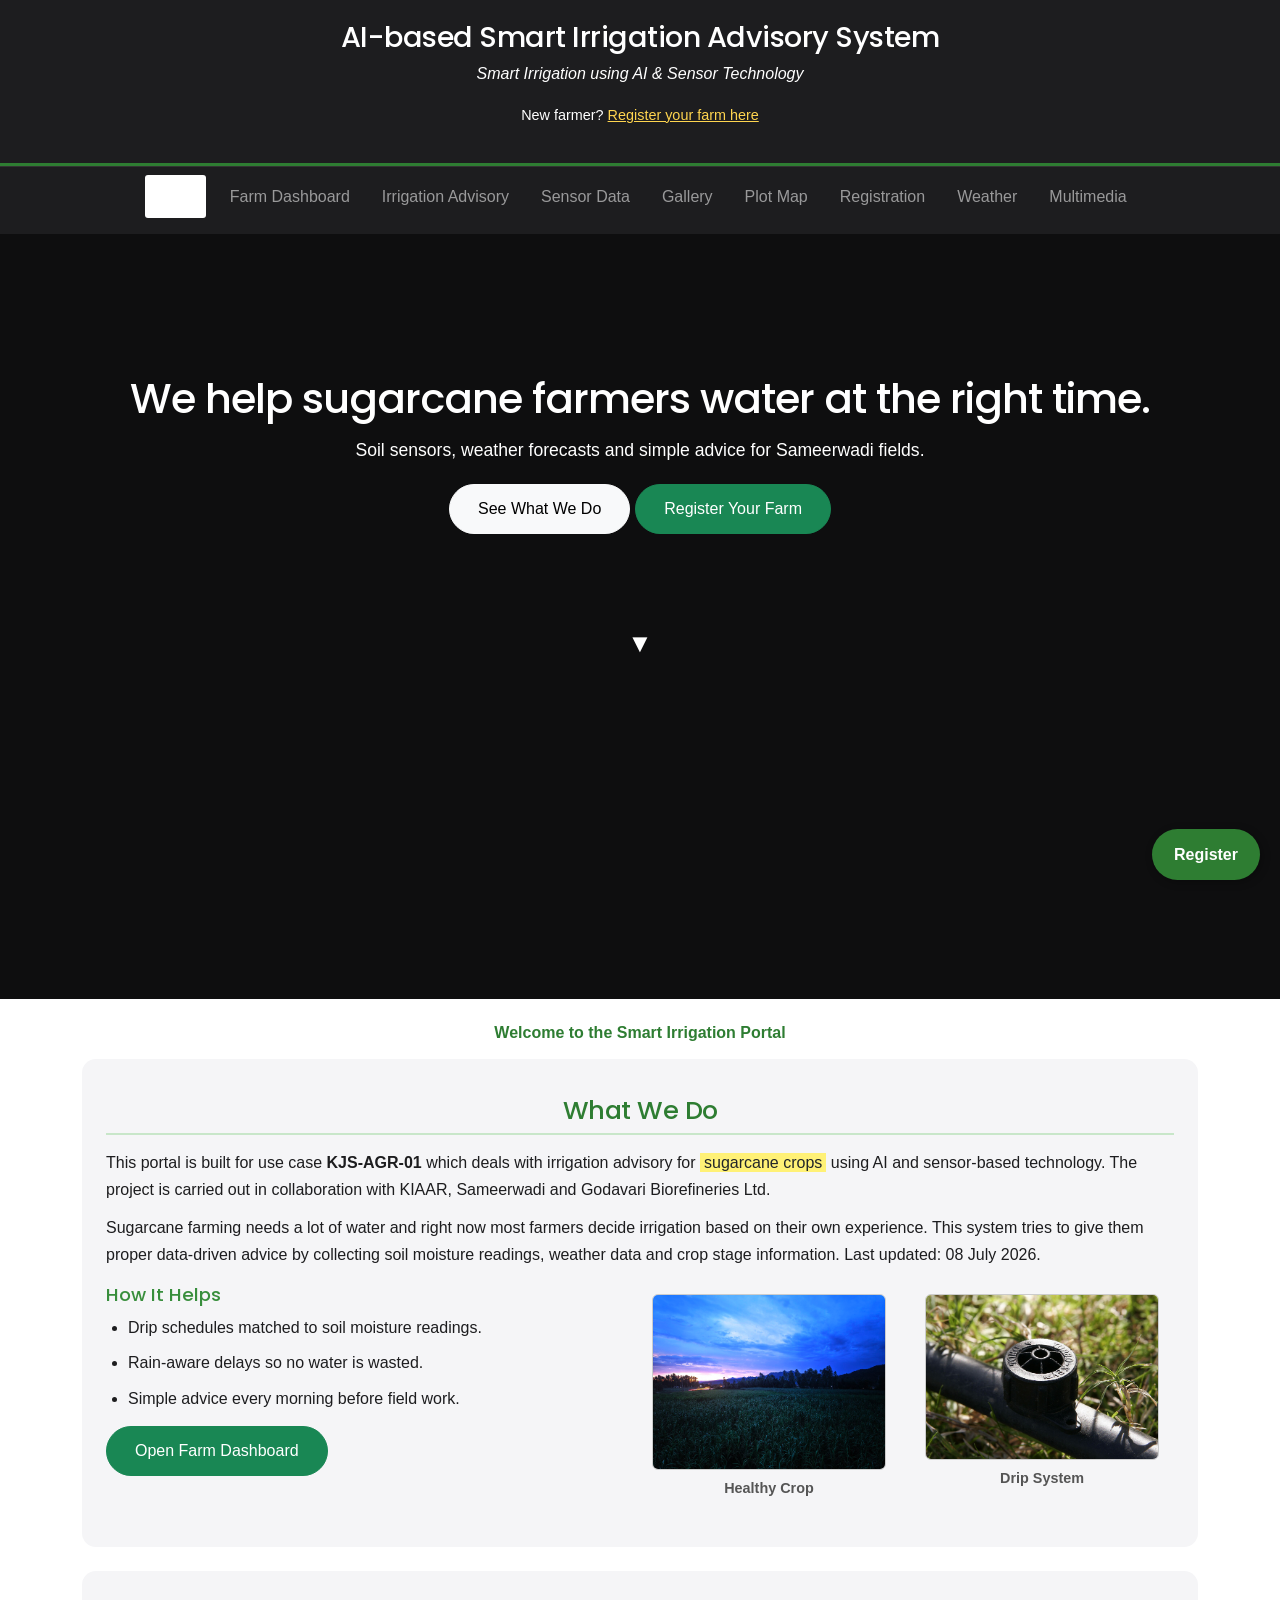
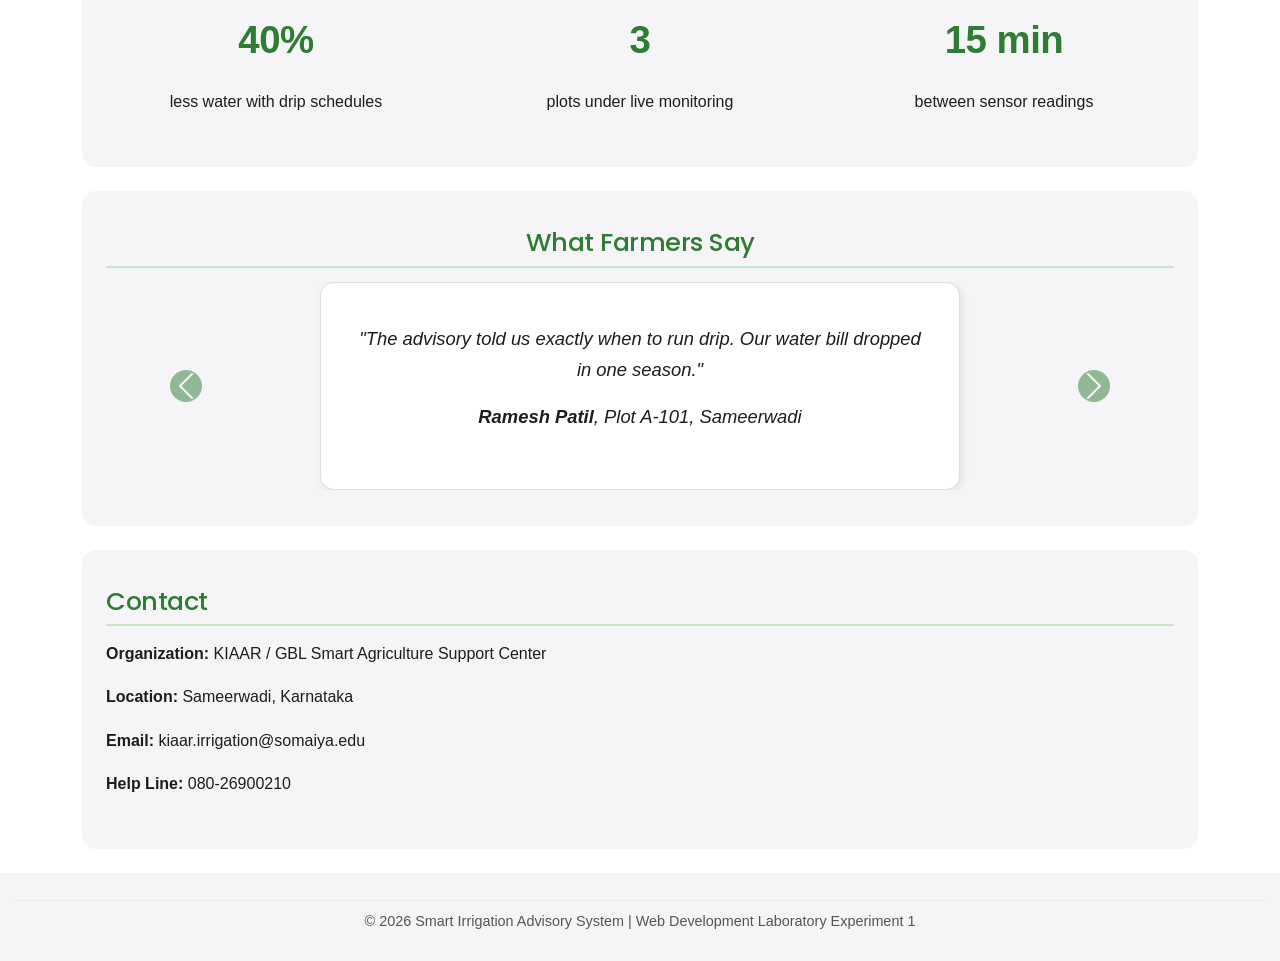
<file: index.html>
<!DOCTYPE html>
<html lang="en">
<head>
    <meta charset="UTF-8">
    <meta name="viewport" content="width=device-width, initial-scale=1.0">
    <title>Smart Irrigation Advisory System</title>
    <link href="https://cdn.jsdelivr.net/npm/bootstrap@5.3.3/dist/css/bootstrap.min.css" rel="stylesheet">
    <link href="https://fonts.googleapis.com/css2?family=Poppins:wght@600;700&display=swap" rel="stylesheet">
    <style>
        * {
            margin: 0;
            padding: 0;
            box-sizing: border-box;
        }

        body {
            font-family: -apple-system, "Segoe UI", Roboto, Arial, sans-serif;
            line-height: 1.7;
            color: #1d1d1f;
            background-color: #ffffff;
        }

        h1, h2, h3 {
            font-family: 'Poppins', Arial, sans-serif;
        }

        header {
            background-color: #1d1d1f;
            color: white;
            padding: 20px;
            text-align: center;
        }

        header h1 {
            font-size: 1.8rem;
            letter-spacing: -0.5px;
            margin-bottom: 5px;
        }

        header p {
            font-size: 1rem;
            font-style: italic;
        }

        nav {
            background-color: #1d1d1f;
            padding: 10px;
            text-align: center;
            border-top: 1px solid #333;
        }

        nav a {
            color: white;
            text-decoration: none;
            margin: 0 8px;
            padding: 5px 12px;
            font-size: 0.95rem;
        }

        nav a:hover {
            text-decoration: underline;
        }

        nav a.active {
            background-color: white;
            color: #2e7d32;
            border-radius: 3px;
            font-weight: bold;
        }

        main {
            max-width: 960px;
            margin: 20px auto;
            padding: 0 15px;
        }

        section {
            background-color: #f5f5f7;
            padding: 36px 24px;
            margin-bottom: 24px;
            border: none;
            border-radius: 14px;
        }

        section h2 {
            color: #2e7d32;
            font-size: 1.6rem;
            letter-spacing: -0.5px;
            margin-bottom: 14px;
            border-bottom: 2px solid #c8e6c9;
            padding-bottom: 8px;
        }

        section h3 {
            color: #388e3c;
            font-size: 1.15rem;
            margin-bottom: 8px;
        }

        article p {
            margin-bottom: 10px;
        }

        aside {
            background-color: #e8f5e9;
            padding: 15px;
            border-left: 4px solid #4caf50;
            margin-top: 15px;
        }

        aside h2 {
            border-bottom: none;
            margin-bottom: 8px;
        }

        aside p {
            margin-bottom: 4px;
        }

        ol, ul {
            padding-left: 22px;
            margin-bottom: 14px;
        }

        ol li, ul li {
            margin-bottom: 8px;
        }

        dl {
            margin-bottom: 14px;
        }

        dt {
            color: #2e7d32;
            font-weight: bold;
            margin-top: 10px;
        }

        dd {
            margin-left: 20px;
            color: #555;
        }

        table {
            width: 100%;
            border-collapse: collapse;
            margin: 12px 0;
            font-size: 0.95rem;
        }

        caption {
            caption-side: top;
            padding: 8px;
            font-weight: bold;
            color: #2e7d32;
        }

        thead {
            background-color: #2e7d32;
            color: white;
        }

        thead th {
            padding: 10px;
            text-align: left;
        }

        tbody td {
            padding: 10px;
            border: 1px solid #ddd;
        }

        tbody tr:nth-child(even) {
            background-color: #f9f9f9;
        }

        tbody tr:first-child td {
            font-weight: normal;
        }

        tbody tr:hover {
            background-color: #e8f5e9;
        }

        tfoot {
            background-color: #e8f5e9;
        }

        tfoot td {
            padding: 8px 10px;
            text-align: center;
            border: 1px solid #c8e6c9;
        }

        fieldset {
            border: 1px solid #aaa;
            padding: 15px;
            margin-bottom: 15px;
        }

        legend {
            color: #2e7d32;
            font-weight: bold;
            padding: 0 8px;
        }

        label {
            display: block;
            margin-bottom: 4px;
            font-weight: bold;
            color: #444;
        }

        input[type="text"],
        input[type="tel"],
        input[type="email"],
        input[type="date"],
        input[type="file"],
        input[type="number"],
        select {
            width: 100%;
            padding: 8px;
            border: 1px solid #aaa;
            border-radius: 4px;
            font-size: 0.95rem;
            margin-bottom: 12px;
        }

        input[type="text"]:focus,
        input[type="tel"]:focus,
        input[type="email"]:focus,
        input[type="number"]:focus,
        select:focus {
            border-color: #2e7d32;
            outline: none;
        }

        input[type="submit"],
        input[type="reset"] {
            padding: 8px 20px;
            margin-right: 8px;
            font-size: 0.95rem;
            cursor: pointer;
        }

        input[type="submit"] {
            background-color: #2e7d32;
            color: white;
            border: none;
        }

        input[type="submit"]:hover {
            background-color: #388e3c;
        }

        input[type="reset"] {
            background-color: #eee;
            border: 1px solid #aaa;
        }

        figure {
            display: inline-block;
            margin: 10px 15px 10px 0;
            text-align: center;
        }

        figure img {
            display: block;
            border: 1px solid #ccc;
        }

        figcaption {
            margin-top: 6px;
            font-weight: bold;
            color: #555;
            font-size: 0.9rem;
        }

        iframe {
            border: 1px solid #aaa;
            max-width: 100%;
            display: block;
            margin: 10px 0;
        }

        video, audio {
            display: block;
            margin: 10px 0;
            max-width: 100%;
        }

        footer {
            background-color: #f5f5f7;
            color: #555;
            text-align: center;
            padding: 12px;
            font-size: 0.9rem;
        }

        footer hr {
            border: none;
            border-top: 1px solid #ccc;
            margin-bottom: 8px;
        }

        mark {
            background-color: #fff176;
            padding: 1px 4px;
        }

        hr {
            border: none;
            border-top: 1px solid #ccc;
            margin: 15px 0;
        }

        a {
            color: #2e7d32;
        }

        a:active {
            color: #1b5e20;
        }

        .btn {
            border-radius: 30px;
            padding: 12px 28px;
        }

        .categories-card {
            border: 1px solid #ccc;
            box-shadow: 2px 2px 8px rgba(0,0,0,0.1);
            padding: 15px;
            border-radius: 8px;
            margin-bottom: 15px;
            background-color: white;
        }

        .categories-card h3 {
            color: #2e7d32;
            margin-bottom: 10px;
        }

        .categories-card ul {
            list-style: disc;
            padding-left: 20px;
        }

        .categories-card li {
            margin-bottom: 6px;
        }

        .categories-card li:hover {
            color: #2e7d32;
        }

        .plot-cards {
            text-align: center;
        }

        .plot-card {
            display: inline-block;
            width: 200px;
            margin: 10px;
            padding: 18px 15px;
            border: 1px solid #ccc;
            border-radius: 12px;
            background-color: #fff;
            box-shadow: 2px 2px 5px rgba(0,0,0,0.1);
            vertical-align: top;
        }

        .plot-card h4 {
            color: #2e7d32;
            margin-bottom: 8px;
        }

        .plot-card p {
            margin-bottom: 4px;
            font-size: 0.9rem;
        }

        .offer-box {
            background-color: #fff3e0;
            border: 2px solid #ff9800;
            padding: 15px;
            border-radius: 8px;
            text-align: center;
            animation: glow 2s infinite;
        }

        .offer-box h3 {
            color: #e65100;
            font-size: 1.1rem;
            margin-bottom: 8px;
            text-shadow: 0 0 10px #ff9800;
        }

        .offer-box p {
            font-size: 0.95rem;
            font-weight: bold;
        }

        @keyframes glow {
            0% { box-shadow: 0 0 5px #ff9800; }
            50% { box-shadow: 0 0 20px #ff9800; }
            100% { box-shadow: 0 0 5px #ff9800; }
        }

        .page-wrapper {
            overflow: hidden;
        }

        .sidebar {
            float: left;
            width: 25%;
            padding: 15px;
        }

        .content {
            float: right;
            width: 70%;
            padding: 0 15px;
        }

        .gallery-grid {
            display: flex;
            flex-wrap: wrap;
            gap: 20px;
        }

        .gallery-grid figure {
            width: 220px;
        }

        .gallery-grid figure img {
            width: 100%;
            height: auto;
            transition: transform 0.3s;
        }

        .gallery-grid figure img:hover {
            transform: scale(1.08);
        }

        nav ul {
            list-style: none;
            margin: 0;
            padding: 0;
        }

        nav ul li {
            display: inline-block;
        }

        nav ul li a {
            display: inline-block;
            color: white;
            text-decoration: none;
            padding: 8px 15px;
        }

        nav ul li a:hover {
            text-decoration: underline;
            background-color: #333;
        }

        .hero {
            position: relative;
            min-height: 85vh;
            overflow: hidden;
            background-color: #1d1d1f;
            border-radius: 0;
            padding: 0;
            margin-bottom: 20px;
        }

        .hero video {
            position: absolute;
            top: 0;
            left: 0;
            width: 100%;
            height: 100%;
            object-fit: cover;
            margin: 0;
        }

        .hero-overlay {
            position: absolute;
            top: 0;
            left: 0;
            width: 100%;
            height: 100%;
            background-color: rgba(0, 0, 0, 0.5);
        }

        .hero-text {
            position: relative;
            text-align: center;
            color: white;
            padding: 140px 20px 70px 20px;
        }

        .hero-text h2 {
            color: white;
            font-size: 2.6rem;
            letter-spacing: -1px;
            border: none;
            margin-bottom: 12px;
            padding: 0;
        }

        .hero-text p {
            font-size: 1.1rem;
            margin-bottom: 18px;
        }

        .scroll-down {
            position: relative;
            text-align: center;
            color: white;
            font-size: 1.6rem;
            padding-bottom: 25px;
            animation: drop 2s ease-in-out infinite;
        }

        @keyframes drop {
            0%, 100% { transform: translateY(0); }
            50% { transform: translateY(8px); }
        }

        .stat-num {
            font-size: 2.4rem;
            font-weight: bold;
            letter-spacing: -0.5px;
            color: #2e7d32;
        }

        .review-card {
            background-color: white;
            border: 1px solid #ddd;
            border-radius: 14px;
            padding: 40px 30px;
            margin: 0 auto;
            max-width: 640px;
            text-align: center;
            box-shadow: 2px 2px 8px rgba(0,0,0,0.08);
        }

        .review-card p {
            font-size: 1.15rem;
            line-height: 1.7;
            font-style: italic;
        }

        .register-corner {
            position: fixed;
            bottom: 20px;
            right: 20px;
            background-color: #2e7d32;
            color: white;
            padding: 12px 22px;
            border-radius: 30px;
            font-weight: bold;
            text-decoration: none;
            box-shadow: 2px 2px 8px rgba(0,0,0,0.3);
            z-index: 1000;
            animation: glow 2s infinite;
        }

        .register-corner:hover {
            background-color: #388e3c;
            color: white;
            text-decoration: none;
        }

        #welcomeBox {
            text-align: center;
            font-weight: bold;
            color: #2e7d32;
            margin-bottom: 12px;
        }

        #resultBox {
            background-color: #e8f5e9;
            border: 1px solid #4caf50;
            border-radius: 4px;
            padding: 10px;
            margin-top: 10px;
        }

        #weatherBox {
            background-color: #f9f9f9;
            border: 1px solid #ccc;
            border-radius: 4px;
            padding: 10px;
            margin-top: 10px;
        }

        .hint {
            font-size: 0.85rem;
            color: #777;
        }

        .carousel img {
            height: 260px;
            object-fit: contain;
            background-color: #f4f4f4;
        }

        .carousel-control-prev-icon,
        .carousel-control-next-icon {
            background-color: #2e7d32;
            border-radius: 50%;
        }

        details {
            margin-bottom: 10px;
            border: 1px solid #ccc;
            border-radius: 4px;
            padding: 8px 10px;
            background-color: white;
        }

        summary {
            font-weight: bold;
            color: #2e7d32;
            cursor: pointer;
        }

        meter, progress {
            width: 100%;
            height: 18px;
        }

        @media (max-width: 700px) {
            .sidebar {
                float: none;
                width: 100%;
            }
            .content {
                float: none;
                width: 100%;
            }
            .plot-card {
                width: 100%;
                margin: 8px 0;
            }
            .hero-text h2 {
                font-size: 1.8rem;
            }
        }
    </style>
</head>
<body>

    <header style="background-color: #1d1d1f; color: white; text-align: center; padding: 20px; border-bottom: 3px solid #2e7d32;">
        <h1 style="font-size: 1.8rem; margin-bottom: 5px;">AI-based Smart Irrigation Advisory System</h1>
        <p style="font-style: italic;">Smart Irrigation using AI &amp; Sensor Technology</p>
        <p style="font-style: normal; font-size: 0.9rem;">New farmer? <a href="registration.html" style="color: #ffd54f;">Register your farm here</a></p>
    </header>

    <nav class="navbar navbar-expand-md navbar-dark">
        <div class="container-fluid">
            <ul class="navbar-nav mx-auto">
                <li class="nav-item"><a class="nav-link active" href="index.html">Home</a></li>
                <li class="nav-item"><a class="nav-link" href="farm-info.html">Farm Dashboard</a></li>
                <li class="nav-item"><a class="nav-link" href="advisory.html">Irrigation Advisory</a></li>
                <li class="nav-item"><a class="nav-link" href="irrigation-table.html">Sensor Data</a></li>
                <li class="nav-item"><a class="nav-link" href="gallery.html">Gallery</a></li>
                <li class="nav-item"><a class="nav-link" href="plot-map.html">Plot Map</a></li>
                <li class="nav-item"><a class="nav-link" href="registration.html">Registration</a></li>
                <li class="nav-item"><a class="nav-link" href="weather.html">Weather</a></li>
                <li class="nav-item"><a class="nav-link" href="media.html">Multimedia</a></li>
            </ul>
        </div>
    </nav>

    <section class="hero">
        <video autoplay muted loop playsinline>
            <source src="assets/video/smart-irrigation.mp4" type="video/mp4">
            Your browser does not support the video tag.
        </video>
        <div class="hero-overlay"></div>
        <div class="hero-text">
            <h2>We help sugarcane farmers water at the right time.</h2>
            <p>Soil sensors, weather forecasts and simple advice for Sameerwadi fields.</p>
            <p>
                <a href="#work" class="btn btn-light">See What We Do</a>
                <a href="registration.html" class="btn btn-success">Register Your Farm</a>
            </p>
        </div>
        <div class="scroll-down">▼</div>
    </section>

    <div class="container mt-3">
        <p id="welcomeBox">Welcome to the Smart Irrigation Portal</p>

        <section id="work">
            <h2 class="text-center">What We Do</h2>
            <article>
                <p>
                    This portal is built for use case <b>KJS-AGR-01</b> which deals with
                    irrigation advisory for <mark>sugarcane crops</mark> using AI and sensor-based
                    technology. The project is carried out in collaboration with
                    KIAAR, Sameerwadi and Godavari Biorefineries Ltd.
                </p>
                <p>
                    Sugarcane farming needs a lot of water and right now most farmers
                    decide irrigation based on their own experience. This system tries
                    to give them proper data-driven advice by collecting soil moisture
                    readings, weather data and crop stage information. Last updated:
                    <time datetime="2026-07-08">08 July 2026</time>.
                </p>
            </article>
            <div class="row mt-3">
                <div class="col-md-6">
                    <h3>How It Helps</h3>
                    <ul>
                        <li>Drip schedules matched to soil moisture readings.</li>
                        <li>Rain-aware delays so no water is wasted.</li>
                        <li>Simple advice every morning before field work.</li>
                    </ul>
                    <p>
                        <a href="farm-info.html" class="btn btn-success">Open Farm Dashboard</a>
                    </p>
                </div>
                <div class="col-md-6">
                    <div class="row">
                        <div class="col-6 text-center">
                            <figure>
                                <img src="assets/images/sugarcane-evening.jpg" alt="Healthy Sugarcane Crop" width="300" height="200" class="img-fluid rounded work-img">
                                <figcaption>Healthy Crop</figcaption>
                            </figure>
                        </div>
                        <div class="col-6 text-center">
                            <figure>
                                <img src="assets/images/drip.jpg" alt="Drip Irrigation System" width="300" height="200" class="img-fluid rounded work-img">
                                <figcaption>Drip System</figcaption>
                            </figure>
                        </div>
                    </div>
                </div>
            </div>
        </section>

        <section class="text-center">
            <div class="row">
                <div class="col-md-4">
                    <p class="stat-num">40%</p>
                    <p>less water with drip schedules</p>
                </div>
                <div class="col-md-4">
                    <p class="stat-num">3</p>
                    <p>plots under live monitoring</p>
                </div>
                <div class="col-md-4">
                    <p class="stat-num">15 min</p>
                    <p>between sensor readings</p>
                </div>
            </div>
        </section>

        <section>
            <h2 class="text-center">What Farmers Say</h2>
            <div id="reviewCarousel" class="carousel slide" data-bs-ride="carousel" data-bs-interval="4000">
                <div class="carousel-inner">
                    <div class="carousel-item active">
                        <div class="review-card">
                            <p>"The advisory told us exactly when to run drip. Our water bill dropped in one season."</p>
                            <p><b>Ramesh Patil</b>, Plot A-101, Sameerwadi</p>
                        </div>
                    </div>
                    <div class="carousel-item">
                        <div class="review-card">
                            <p>"Rain was coming and the portal told us to wait. It was right."</p>
                            <p><b>Suresh Kumar</b>, Plot B-205, Sameerwadi</p>
                        </div>
                    </div>
                    <div class="carousel-item">
                        <div class="review-card">
                            <p>"Simple to use. I check moisture in the morning and plan the whole day."</p>
                            <p><b>Mahesh Shinde</b>, Plot C-310, Sameerwadi</p>
                        </div>
                    </div>
                </div>
                <button class="carousel-control-prev" type="button" data-bs-target="#reviewCarousel" data-bs-slide="prev">
                    <span class="carousel-control-prev-icon"></span>
                </button>
                <button class="carousel-control-next" type="button" data-bs-target="#reviewCarousel" data-bs-slide="next">
                    <span class="carousel-control-next-icon"></span>
                </button>
            </div>
        </section>

        <section id="contact">
            <h2>Contact</h2>
            <p><b>Organization:</b> KIAAR / GBL Smart Agriculture Support Center</p>
            <p><b>Location:</b> Sameerwadi, Karnataka</p>
            <p><b>Email:</b> kiaar.irrigation@somaiya.edu</p>
            <p><b>Help Line:</b> 080-26900210</p>
        </section>
    </div>

    <footer>
        <hr>
        <p>&copy; 2026 Smart Irrigation Advisory System | Web Development Laboratory Experiment 1</p>
    </footer>

    <a href="registration.html" class="register-corner">Register</a>

    <script src="https://code.jquery.com/jquery-3.7.1.min.js"></script>
    <script src="https://cdn.jsdelivr.net/npm/bootstrap@5.3.3/dist/js/bootstrap.bundle.min.js"></script>
    <script>
        function setCookie(cname, cvalue, days) {
            var d = new Date();
            d.setTime(d.getTime() + (days * 24 * 60 * 60 * 1000));
            document.cookie = cname + "=" + cvalue + ";expires=" + d.toUTCString() + ";path=/";
        }

        function getCookie(cname) {
            var name = cname + "=";
            var parts = document.cookie.split(";");
            for (var i = 0; i < parts.length; i++) {
                var c = parts[i];
                while (c.charAt(0) == " ") {
                    c = c.substring(1);
                }
                if (c.indexOf(name) == 0) {
                    return c.substring(name.length, c.length);
                }
            }
            return "";
        }

        function checkCookie() {
            var old = getCookie("farmer");
            if (old != "") {
                document.getElementById("welcomeBox").innerHTML = "Welcome back, " + old + ".";
            }
            console.log("Home page opened.");
        }

        window.onload = function() {
            checkCookie();
        };
    </script>
    <script>
        $(document).ready(function() {
            $(".work-img").hover(function() {
                $(this).css("opacity", "0.85");
            }, function() {
                $(this).css("opacity", "1");
            });

            $(".review-card").click(function() {
                $(this).find("p").first().css("color", "#2e7d32");
            });
        });
    </script>

</body>
</html>
</file>
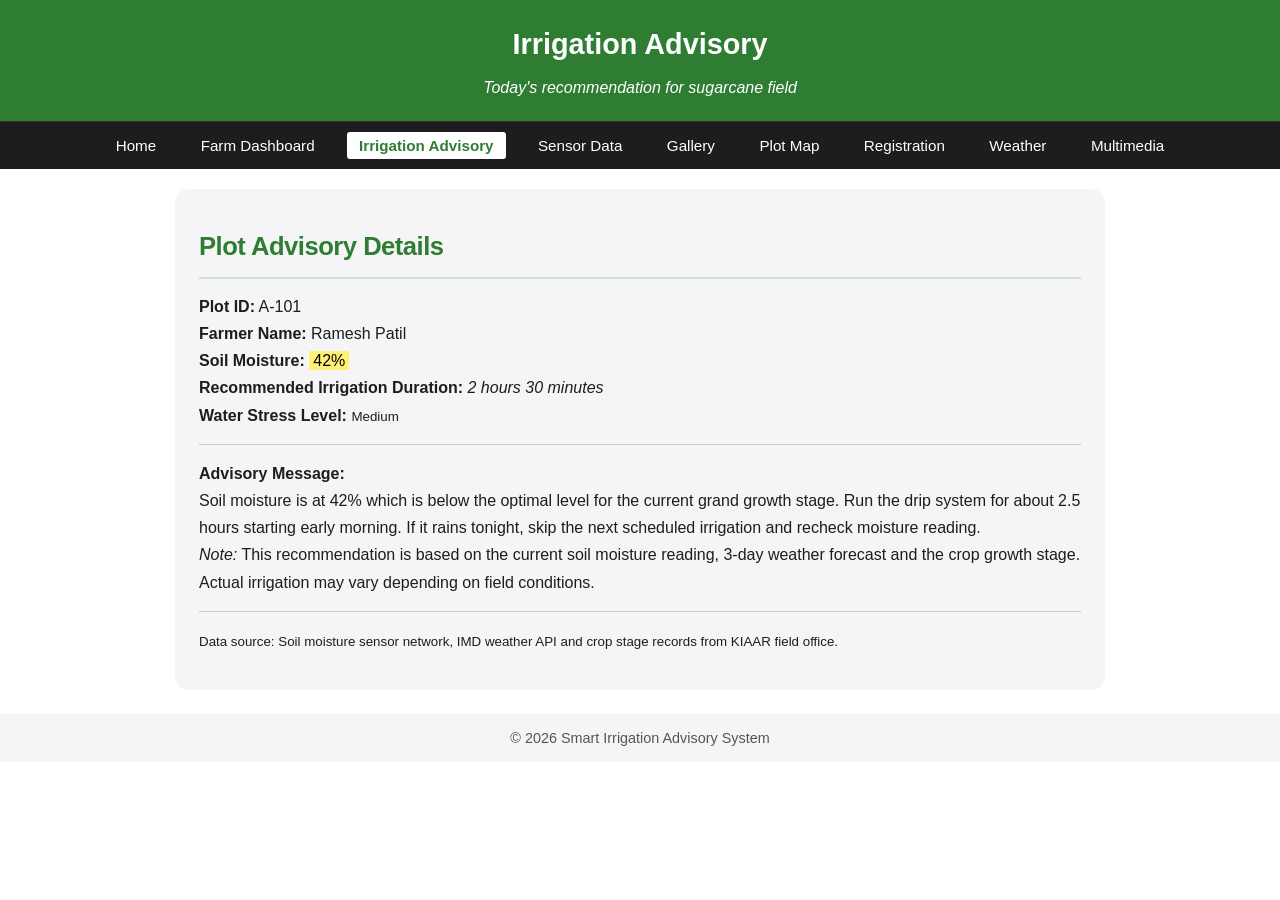
<file: advisory.html>
<!DOCTYPE html>
<html lang="en">
<head>
    <meta charset="UTF-8">
    <meta name="viewport" content="width=device-width, initial-scale=1.0">
    <title>Irrigation Advisory</title>
    <link rel="stylesheet" href="assets/style.css">
</head>
<body>

    <header>
        <h1>Irrigation Advisory</h1>
        <p>Today's recommendation for sugarcane field</p>
    </header>

    <nav>
        <a href="index.html">Home</a>
        <a href="farm-info.html">Farm Dashboard</a>
        <a href="advisory.html" class="active">Irrigation Advisory</a>
        <a href="irrigation-table.html">Sensor Data</a>
        <a href="gallery.html">Gallery</a>
        <a href="plot-map.html">Plot Map</a>
        <a href="registration.html">Registration</a>
        <a href="weather.html">Weather</a>
        <a href="media.html">Multimedia</a>
    </nav>

    <main>
        <section>
            <h2>Plot Advisory Details</h2>

            <p>
                <strong>Plot ID:</strong> A-101
                <br>
                <strong>Farmer Name:</strong> Ramesh Patil
                <br>
                <strong>Soil Moisture:</strong> <mark>42%</mark>
                <br>
                <strong>Recommended Irrigation Duration:</strong> <em>2 hours 30 minutes</em>
                <br>
                <strong>Water Stress Level:</strong> <small>Medium</small>
            </p>

            <hr>

            <p>
                <strong>Advisory Message:</strong>
                <br>
                Soil moisture is at 42% which is below the optimal level for the
                current grand growth stage. Run the drip system for about 2.5 hours
                starting early morning. If it rains tonight, skip the next scheduled
                irrigation and recheck moisture reading.
            </p>

            <p>
                <em>Note:</em> This recommendation is based on the current soil
                moisture reading, 3-day weather forecast and the crop growth stage.
                Actual irrigation may vary depending on field conditions.
            </p>

            <hr>

            <p>
                <small>
                    Data source: Soil moisture sensor network, IMD weather API
                    and crop stage records from KIAAR field office.
                </small>
            </p>
        </section>
    </main>

    <footer>
        <p>&copy; 2026 Smart Irrigation Advisory System</p>
    </footer>

</body>
</html>
</file>
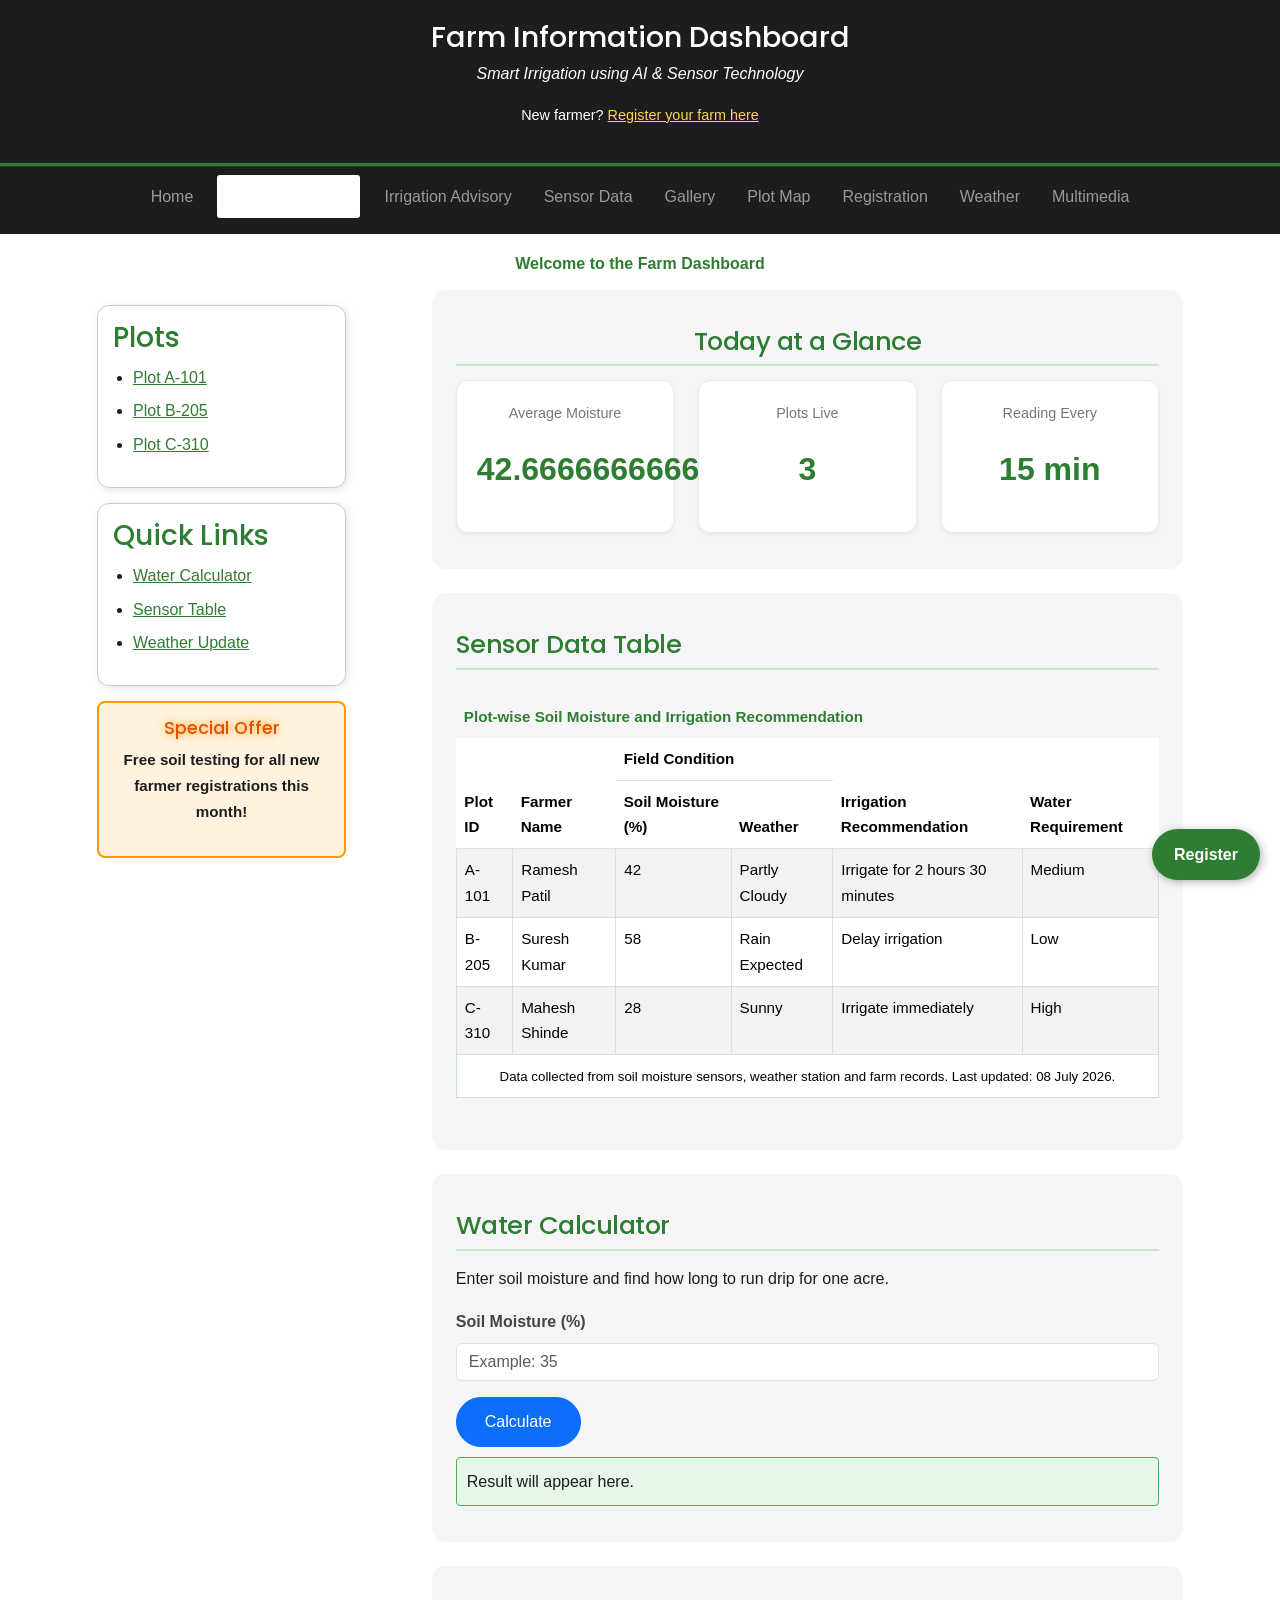
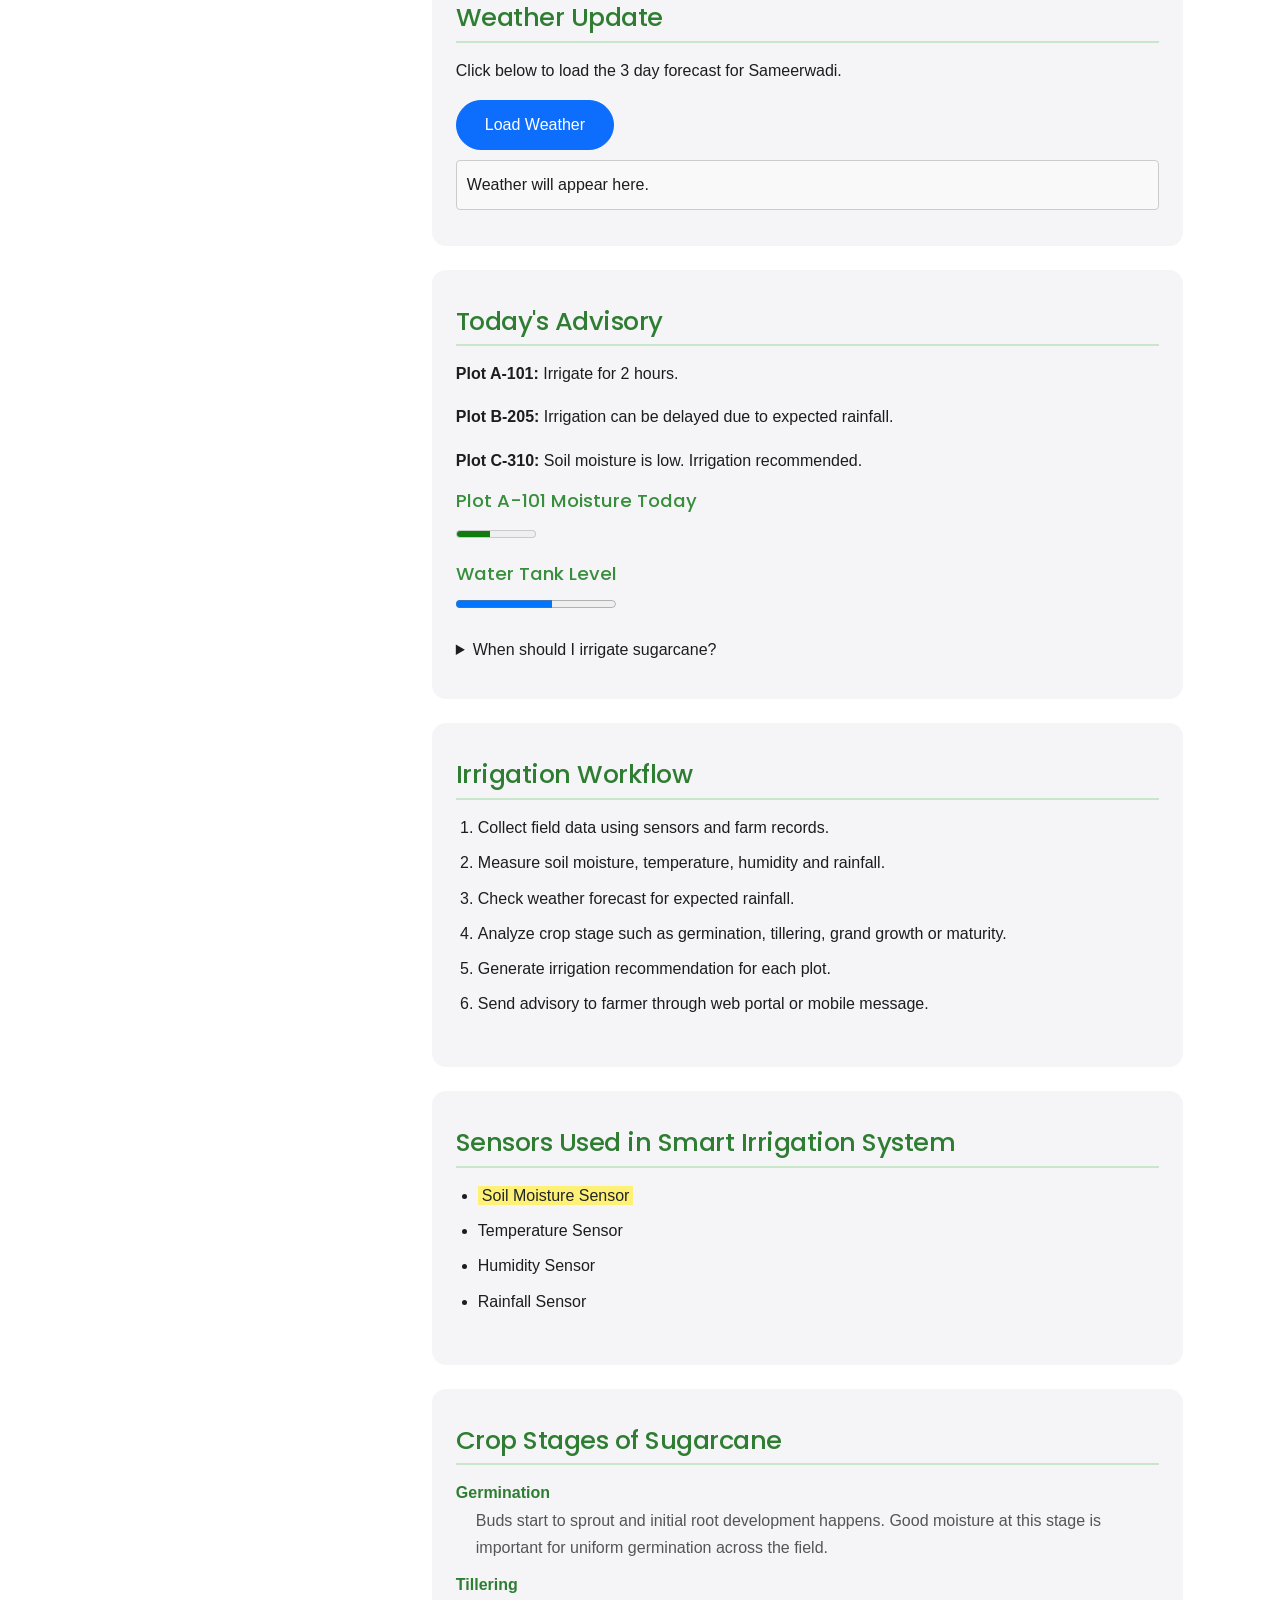
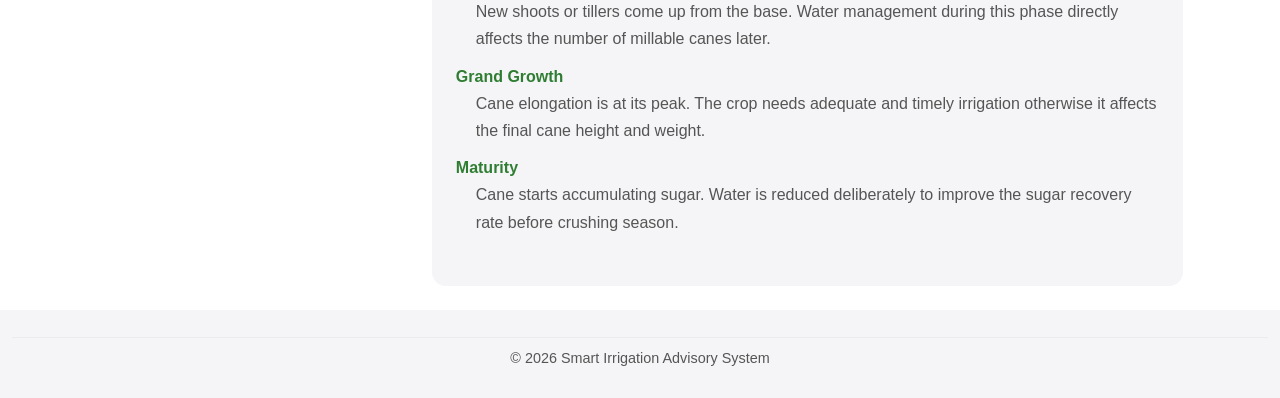
<file: farm-info.html>
<!DOCTYPE html>
<html lang="en">
<head>
    <meta charset="UTF-8">
    <meta name="viewport" content="width=device-width, initial-scale=1.0">
    <title>Farm Information</title>
    <link href="https://cdn.jsdelivr.net/npm/bootstrap@5.3.3/dist/css/bootstrap.min.css" rel="stylesheet">
    <link href="https://fonts.googleapis.com/css2?family=Poppins:wght@600;700&display=swap" rel="stylesheet">
    <link rel="stylesheet" href="assets/style.css">
    <link rel="stylesheet" href="assets/layout.css">
</head>
<body>

    <header style="background-color: #1d1d1f; color: white; text-align: center; padding: 20px; border-bottom: 3px solid #2e7d32;">
        <h1 style="font-size: 1.8rem; margin-bottom: 5px;">Farm Information Dashboard</h1>
        <p style="font-style: italic;">Smart Irrigation using AI &amp; Sensor Technology</p>
        <p style="font-style: normal; font-size: 0.9rem;">New farmer? <a href="registration.html" style="color: #ffd54f;">Register your farm here</a></p>
    </header>

    <nav class="navbar navbar-expand-md navbar-dark">
        <div class="container-fluid">
            <ul class="navbar-nav mx-auto">
                <li class="nav-item"><a class="nav-link" href="index.html">Home</a></li>
                <li class="nav-item"><a class="nav-link active" href="farm-info.html">Farm Dashboard</a></li>
                <li class="nav-item"><a class="nav-link" href="advisory.html">Irrigation Advisory</a></li>
                <li class="nav-item"><a class="nav-link" href="irrigation-table.html">Sensor Data</a></li>
                <li class="nav-item"><a class="nav-link" href="gallery.html">Gallery</a></li>
                <li class="nav-item"><a class="nav-link" href="plot-map.html">Plot Map</a></li>
                <li class="nav-item"><a class="nav-link" href="registration.html">Registration</a></li>
                <li class="nav-item"><a class="nav-link" href="weather.html">Weather</a></li>
                <li class="nav-item"><a class="nav-link" href="media.html">Multimedia</a></li>
            </ul>
        </div>
    </nav>

    <div class="container mt-3">
        <p id="welcomeBox">Welcome to the Farm Dashboard</p>

        <div class="page-wrapper">
            <div class="sidebar">
                <div class="categories-card">
                    <h3>Plots</h3>
                    <ul>
                        <li><a href="#stable">Plot A-101</a></li>
                        <li><a href="#stable">Plot B-205</a></li>
                        <li><a href="#stable">Plot C-310</a></li>
                    </ul>
                </div>

                <div class="categories-card">
                    <h3>Quick Links</h3>
                    <ul>
                        <li><a href="#calc">Water Calculator</a></li>
                        <li><a href="#stable">Sensor Table</a></li>
                        <li><a href="#wx">Weather Update</a></li>
                    </ul>
                </div>

                <div class="offer-box">
                    <h3>Special Offer</h3>
                    <p>Free soil testing for all new farmer registrations this month!</p>
                </div>
            </div>

            <div class="content">
                <section>
                    <h2 class="text-center">Today at a Glance</h2>
                    <div class="row text-center">
                        <div class="col-md-4">
                            <div class="kpi-card">
                                <p class="kpi-title">Average Moisture</p>
                                <p class="kpi-value" id="kpiAvg">--%</p>
                            </div>
                        </div>
                        <div class="col-md-4">
                            <div class="kpi-card">
                                <p class="kpi-title">Plots Live</p>
                                <p class="kpi-value">3</p>
                            </div>
                        </div>
                        <div class="col-md-4">
                            <div class="kpi-card">
                                <p class="kpi-title">Reading Every</p>
                                <p class="kpi-value">15 min</p>
                            </div>
                        </div>
                    </div>
                </section>

                <section id="stable">
                    <h2>Sensor Data Table</h2>
                    <div class="table-responsive">
                        <table class="table table-striped">
                            <caption>
                                Plot-wise Soil Moisture and Irrigation Recommendation
                            </caption>
                            <thead>
                                <tr>
                                    <th rowspan="2">Plot ID</th>
                                    <th rowspan="2">Farmer Name</th>
                                    <th colspan="2">Field Condition</th>
                                    <th rowspan="2">Irrigation Recommendation</th>
                                    <th rowspan="2">Water Requirement</th>
                                </tr>
                                <tr>
                                    <th>Soil Moisture (%)</th>
                                    <th>Weather</th>
                                </tr>
                            </thead>
                            <tbody>
                                <tr>
                                    <td>A-101</td>
                                    <td>Ramesh Patil</td>
                                    <td>42</td>
                                    <td>Partly Cloudy</td>
                                    <td>Irrigate for 2 hours 30 minutes</td>
                                    <td>Medium</td>
                                </tr>
                                <tr>
                                    <td>B-205</td>
                                    <td>Suresh Kumar</td>
                                    <td>58</td>
                                    <td>Rain Expected</td>
                                    <td>Delay irrigation</td>
                                    <td>Low</td>
                                </tr>
                                <tr>
                                    <td>C-310</td>
                                    <td>Mahesh Shinde</td>
                                    <td>28</td>
                                    <td>Sunny</td>
                                    <td>Irrigate immediately</td>
                                    <td>High</td>
                                </tr>
                            </tbody>
                            <tfoot>
                                <tr>
                                    <td colspan="6">
                                        <small>
                                            Data collected from soil moisture sensors,
                                            weather station and farm records. Last updated: 08 July 2026.
                                        </small>
                                    </td>
                                </tr>
                            </tfoot>
                        </table>
                    </div>
                </section>

                <section id="calc">
                    <h2>Water Calculator</h2>
                    <p>Enter soil moisture and find how long to run drip for one acre.</p>
                    <p>
                        <label for="moistureInput" class="form-label">Soil Moisture (%)</label>
                        <input type="number" id="moistureInput" class="form-control" placeholder="Example: 35">
                    </p>
                    <button type="button" class="btn btn-primary" onclick="calcWater()">Calculate</button>
                    <div id="resultBox">Result will appear here.</div>
                </section>

                <section id="wx">
                    <h2>Weather Update</h2>
                    <p>Click below to load the 3 day forecast for Sameerwadi.</p>
                    <button type="button" id="btnWeather" class="btn btn-primary">Load Weather</button>
                    <div id="weatherBox">Weather will appear here.</div>
                </section>

                <section>
                    <h2>Today's Advisory</h2>
                    <p><b>Plot A-101:</b> Irrigate for 2 hours.</p>
                    <p><b>Plot B-205:</b> Irrigation can be delayed due to expected rainfall.</p>
                    <p><b>Plot C-310:</b> Soil moisture is low. Irrigation recommended.</p>
                    <h3>Plot A-101 Moisture Today</h3>
                    <meter value="42" min="0" max="100">42%</meter>
                    <h3 class="mt-3">Water Tank Level</h3>
                    <progress value="60" max="100">60%</progress>
                    <details class="mt-3">
                        <summary>When should I irrigate sugarcane?</summary>
                        <p>Irrigate early morning when moisture is below 40% and no rain is expected for two days.</p>
                    </details>
                </section>

                <section>
                    <h2>Irrigation Workflow</h2>
                    <ol>
                        <li>Collect field data using sensors and farm records.</li>
                        <li>Measure soil moisture, temperature, humidity and rainfall.</li>
                        <li>Check weather forecast for expected rainfall.</li>
                        <li>Analyze crop stage such as germination, tillering, grand growth or maturity.</li>
                        <li>Generate irrigation recommendation for each plot.</li>
                        <li>Send advisory to farmer through web portal or mobile message.</li>
                    </ol>
                </section>

                <section>
                    <h2>Sensors Used in Smart Irrigation System</h2>
                    <ul>
                        <li><mark>Soil Moisture Sensor</mark></li>
                        <li>Temperature Sensor</li>
                        <li>Humidity Sensor</li>
                        <li>Rainfall Sensor</li>
                    </ul>
                </section>

                <section>
                    <h2>Crop Stages of Sugarcane</h2>
                    <dl>
                        <dt><b>Germination</b></dt>
                        <dd>Buds start to sprout and initial root development happens. Good moisture at this stage is important for uniform germination across the field.</dd>
                        <dt><b>Tillering</b></dt>
                        <dd>New shoots or tillers come up from the base. Water management during this phase directly affects the number of millable canes later.</dd>
                        <dt><b>Grand Growth</b></dt>
                        <dd>Cane elongation is at its peak. The crop needs adequate and timely irrigation otherwise it affects the final cane height and weight.</dd>
                        <dt><b>Maturity</b></dt>
                        <dd>Cane starts accumulating sugar. Water is reduced deliberately to improve the sugar recovery rate before crushing season.</dd>
                    </dl>
                </section>
            </div>
        </div>
    </div>

    <footer>
        <hr>
        <p>&copy; 2026 Smart Irrigation Advisory System</p>
    </footer>

    <a href="registration.html" class="register-corner">Register</a>

    <script src="https://code.jquery.com/jquery-3.7.1.min.js"></script>
    <script src="https://cdn.jsdelivr.net/npm/bootstrap@5.3.3/dist/js/bootstrap.bundle.min.js"></script>
    <script>
        var plots = [
            { id: "A-101", farmer: "Ramesh Patil", moisture: 42 },
            { id: "B-205", farmer: "Suresh Kumar", moisture: 58 },
            { id: "C-310", farmer: "Mahesh Shinde", moisture: 28 }
        ];

        var farmer = {
            name: "",
            plot: "",
            show: function() {
                return this.name + " (" + this.plot + ")";
            }
        };

        function showPlots() {
            var total = 0;
            var i = 0;
            for (i = 0; i < plots.length; i++) {
                total = total + plots[i].moisture;
            }
            var avg = total / plots.length;
            var names = plots[0].farmer.toUpperCase() + ", " + plots[1].farmer.toUpperCase();
            document.getElementById("kpiAvg").innerHTML = avg + "%";
            console.log("Plots: " + plots.length + ", average: " + avg + ", farmers: " + names);
        }

        function calcWater() {
            var m = parseFloat(document.getElementById("moistureInput").value);
            var box = document.getElementById("resultBox");
            if (isNaN(m)) {
                alert("Please enter soil moisture value first.");
                box.innerHTML = "Enter a number like 35 and try again.";
                return;
            }
            var need = 60 - m;
            var hours = 0;
            if (need <= 0) {
                box.innerHTML = "Moisture is enough. No irrigation needed today.";
            } else {
                hours = need * 0.1 + 1;
                hours = Math.round(hours * 10) / 10;
                box.innerHTML = "Run drip for about " + hours + " hours for one acre.";
            }
            console.log("Moisture entered: " + m + ", hours: " + hours);
        }

        function setCookie(cname, cvalue, days) {
            var d = new Date();
            d.setTime(d.getTime() + (days * 24 * 60 * 60 * 1000));
            document.cookie = cname + "=" + cvalue + ";expires=" + d.toUTCString() + ";path=/";
        }

        function getCookie(cname) {
            var name = cname + "=";
            var parts = document.cookie.split(";");
            for (var i = 0; i < parts.length; i++) {
                var c = parts[i];
                while (c.charAt(0) == " ") {
                    c = c.substring(1);
                }
                if (c.indexOf(name) == 0) {
                    return c.substring(name.length, c.length);
                }
            }
            return "";
        }

        function checkCookie() {
            var old = getCookie("farmer");
            if (old != "") {
                document.getElementById("welcomeBox").innerHTML = "Welcome back, " + old + ".";
            }
        }

        window.onload = function() {
            showPlots();
            checkCookie();
        };
    </script>
    <script>
        $(document).ready(function() {
            $(".kpi-card").hover(function() {
                $(this).css("border-color", "#2e7d32");
            }, function() {
                $(this).css("border-color", "#e9ecef");
            });

            $("tbody tr").click(function() {
                var pid = $(this).children().first().text();
                alert("Plot " + pid + " selected from the table.");
            });

            $("#btnWeather").click(function() {
                $("#weatherBox").html("Loading weather...");
                $.ajax({
                    url: "assets/weather.json",
                    method: "GET",
                    dataType: "json",
                    success: function(data) {
                        var h = "<b>" + data.place + "</b><br>";
                        for (var i = 0; i < data.days.length; i++) {
                            h = h + data.days[i].day + ": " + data.days[i].temp + ", rain " + data.days[i].rain + " - " + data.days[i].note + "<br>";
                        }
                        $("#weatherBox").html(h);
                    },
                    error: function() {
                        $("#weatherBox").html("Weather is offline. Today is sunny and good for irrigation.");
                    }
                });
            });
        });
    </script>

</body>
</html>
</file>
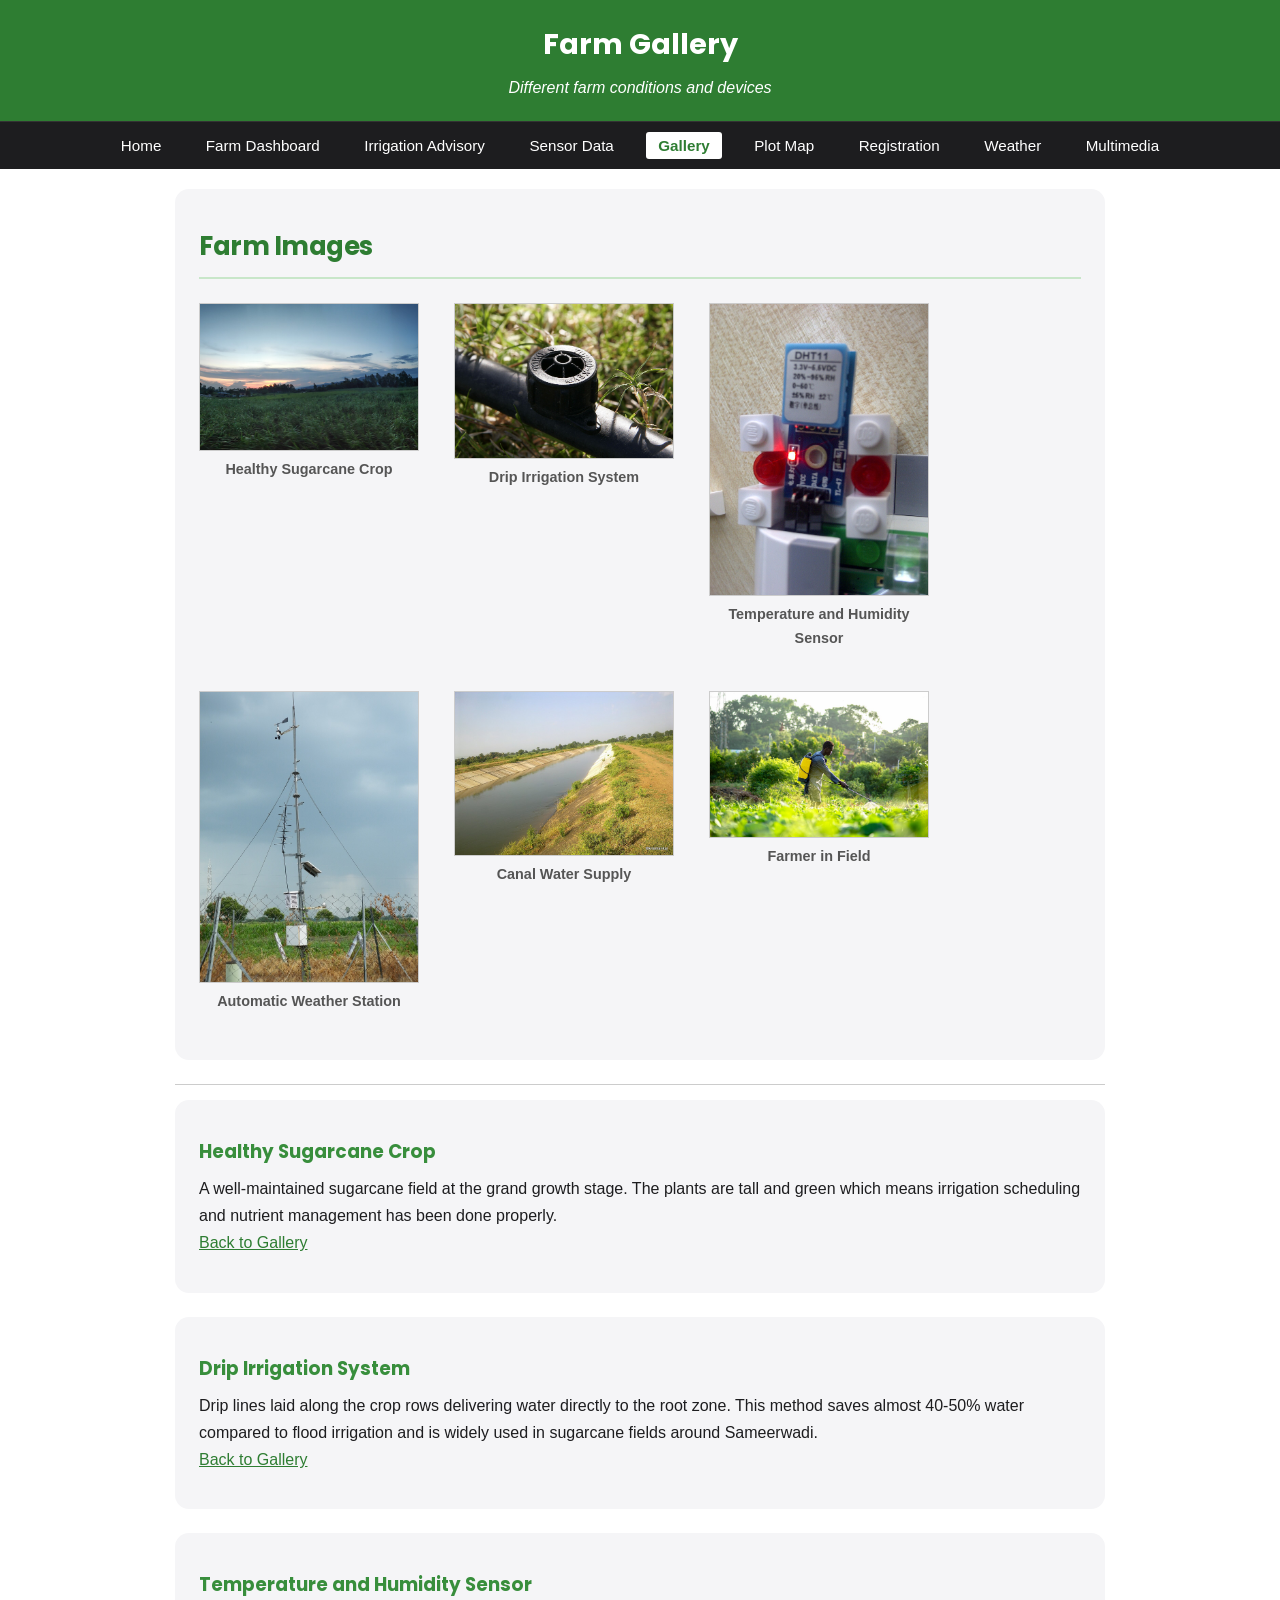
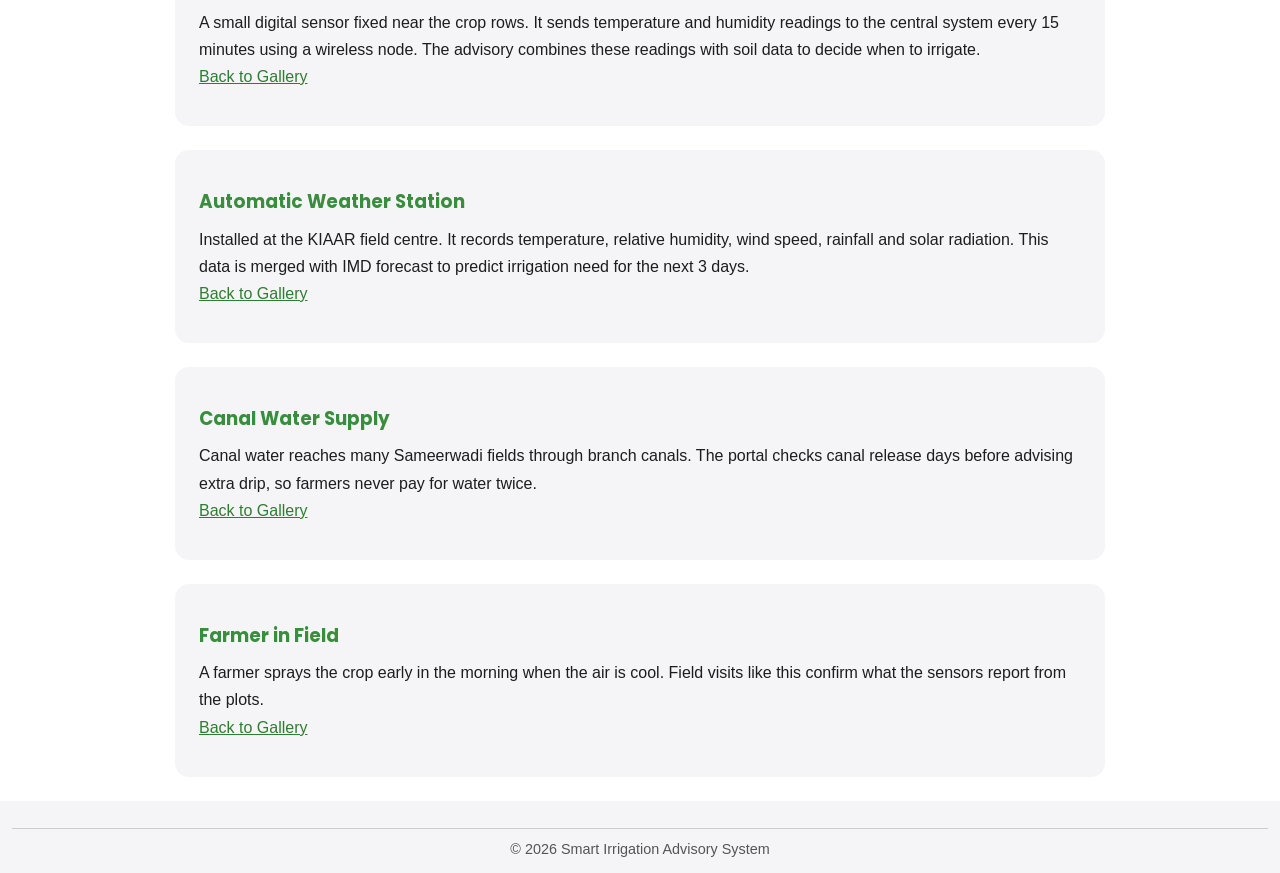
<file: gallery.html>
<!DOCTYPE html>
<html lang="en">
<head>
    <meta charset="UTF-8">
    <meta name="viewport" content="width=device-width, initial-scale=1.0">
    <title>Farm Gallery</title>
    <link href="https://fonts.googleapis.com/css2?family=Poppins:wght@600;700&display=swap" rel="stylesheet">
    <link rel="stylesheet" href="assets/style.css">
    <link rel="stylesheet" href="assets/nav.css">
</head>
<body>

    <header>
        <h1>Farm Gallery</h1>
        <p>Different farm conditions and devices</p>
    </header>

    <nav>
        <a href="index.html">Home</a>
        <a href="farm-info.html">Farm Dashboard</a>
        <a href="advisory.html">Irrigation Advisory</a>
        <a href="irrigation-table.html">Sensor Data</a>
        <a href="gallery.html" class="active">Gallery</a>
        <a href="plot-map.html">Plot Map</a>
        <a href="registration.html">Registration</a>
        <a href="weather.html">Weather</a>
        <a href="media.html">Multimedia</a>
    </nav>

    <main>
        <section id="farm-images">
            <h2>Farm Images</h2>

            <div class="gallery-grid">
            <figure>
                <a href="#detail-healthy-crop">
                    <img src="assets/images/sugarcane-field.jpg"
                         alt="Healthy Sugarcane Crop"
                         title="Healthy Sugarcane Crop"
                         width="300"
                         height="200">
                </a>
                <figcaption>Healthy Sugarcane Crop</figcaption>
            </figure>

            <figure>
                <a href="#detail-drip-irrigation">
                    <img src="assets/images/drip.jpg"
                         alt="Drip Irrigation System"
                         title="Drip Irrigation System"
                         width="300"
                         height="200">
                </a>
                <figcaption>Drip Irrigation System</figcaption>
            </figure>

            <figure>
                <a href="#detail-sensor">
                    <img src="assets/images/sensor.jpg"
                         alt="Temperature and Humidity Sensor"
                         title="Temperature and Humidity Sensor"
                         width="300"
                         height="200">
                </a>
                <figcaption>Temperature and Humidity Sensor</figcaption>
            </figure>

            <figure>
                <a href="#detail-weather-station">
                    <img src="assets/images/weather.jpg"
                         alt="Automatic Weather Station"
                         title="Automatic Weather Station"
                         width="300"
                         height="200">
                </a>
                <figcaption>Automatic Weather Station</figcaption>
            </figure>

            <figure>
                <a href="#detail-canal-water">
                    <img src="assets/images/canal.jpg"
                         alt="Canal Water Supply"
                         title="Canal Water Supply"
                         width="300"
                         height="200">
                </a>
                <figcaption>Canal Water Supply</figcaption>
            </figure>

            <figure>
                <a href="#detail-farmer-field">
                    <img src="assets/images/farmer.jpg"
                         alt="Farmer in Field"
                         title="Farmer in Field"
                         width="300"
                         height="200">
                </a>
                <figcaption>Farmer in Field</figcaption>
            </figure>
            </div>
        </section>

        <hr>

        <section id="detail-healthy-crop">
            <h3>Healthy Sugarcane Crop</h3>
            <p>
                A well-maintained sugarcane field at the grand growth stage.
                The plants are tall and green which means irrigation scheduling
                and nutrient management has been done properly.
            </p>
            <p><a href="#farm-images">Back to Gallery</a></p>
        </section>

        <section id="detail-drip-irrigation">
            <h3>Drip Irrigation System</h3>
            <p>
                Drip lines laid along the crop rows delivering water directly
                to the root zone. This method saves almost 40-50% water compared
                to flood irrigation and is widely used in sugarcane fields
                around Sameerwadi.
            </p>
            <p><a href="#farm-images">Back to Gallery</a></p>
        </section>

        <section id="detail-sensor">
            <h3>Temperature and Humidity Sensor</h3>
            <p>
                A small digital sensor fixed near the crop rows.
                It sends temperature and humidity readings to the central system every 15 minutes
                using a wireless node. The advisory combines these readings with soil data
                to decide when to irrigate.
            </p>
            <p><a href="#farm-images">Back to Gallery</a></p>
        </section>

        <section id="detail-weather-station">
            <h3>Automatic Weather Station</h3>
            <p>
                Installed at the KIAAR field centre. It records temperature,
                relative humidity, wind speed, rainfall and solar radiation.
                This data is merged with IMD forecast to predict irrigation
                need for the next 3 days.
            </p>
            <p><a href="#farm-images">Back to Gallery</a></p>
        </section>

        <section id="detail-canal-water">
            <h3>Canal Water Supply</h3>
            <p>
                Canal water reaches many Sameerwadi fields through branch canals.
                The portal checks canal release days before advising extra drip,
                so farmers never pay for water twice.
            </p>
            <p><a href="#farm-images">Back to Gallery</a></p>
        </section>

        <section id="detail-farmer-field">
            <h3>Farmer in Field</h3>
            <p>
                A farmer sprays the crop early in the morning when the air is cool.
                Field visits like this confirm what the sensors report from the plots.
            </p>
            <p><a href="#farm-images">Back to Gallery</a></p>
        </section>
    </main>

    <footer>
        <hr>
        <p>&copy; 2026 Smart Irrigation Advisory System</p>
    </footer>

</body>
</html>
</file>
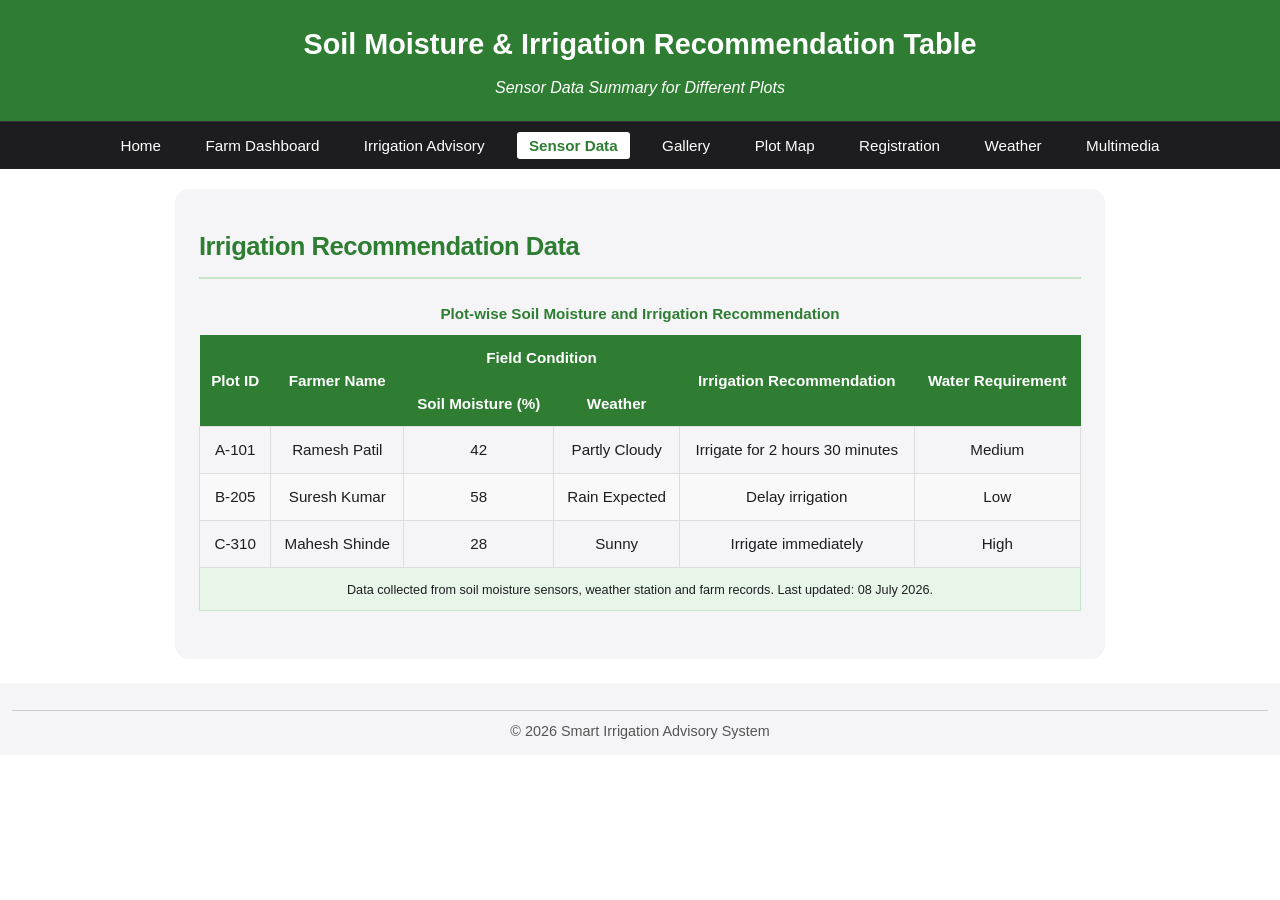
<file: irrigation-table.html>
<!DOCTYPE html>
<html lang="en">
<head>
    <meta charset="UTF-8">
    <meta name="viewport" content="width=device-width, initial-scale=1.0">
    <title>Soil Moisture and Irrigation Table</title>
    <link rel="stylesheet" href="assets/style.css">
    <link rel="stylesheet" href="assets/table.css">
</head>
<body>

    <header>
        <h1>Soil Moisture &amp; Irrigation Recommendation Table</h1>
        <p>Sensor Data Summary for Different Plots</p>
    </header>

    <nav>
        <a href="index.html">Home</a>
        <a href="farm-info.html">Farm Dashboard</a>
        <a href="advisory.html">Irrigation Advisory</a>
        <a href="irrigation-table.html" class="active">Sensor Data</a>
        <a href="gallery.html">Gallery</a>
        <a href="plot-map.html">Plot Map</a>
        <a href="registration.html">Registration</a>
        <a href="weather.html">Weather</a>
        <a href="media.html">Multimedia</a>
    </nav>

    <main>
        <section>
            <h2>Irrigation Recommendation Data</h2>

            <table>
                <caption>
                    Plot-wise Soil Moisture and Irrigation Recommendation
                </caption>

                <thead>
                    <tr>
                        <th rowspan="2">Plot ID</th>
                        <th rowspan="2">Farmer Name</th>
                        <th colspan="2">Field Condition</th>
                        <th rowspan="2">Irrigation Recommendation</th>
                        <th rowspan="2">Water Requirement</th>
                    </tr>

                    <tr>
                        <th>Soil Moisture (%)</th>
                        <th>Weather</th>
                    </tr>
                </thead>

                <tbody>
                    <tr>
                        <td>A-101</td>
                        <td>Ramesh Patil</td>
                        <td>42</td>
                        <td>Partly Cloudy</td>
                        <td>Irrigate for 2 hours 30 minutes</td>
                        <td>Medium</td>
                    </tr>

                    <tr>
                        <td>B-205</td>
                        <td>Suresh Kumar</td>
                        <td>58</td>
                        <td>Rain Expected</td>
                        <td>Delay irrigation</td>
                        <td>Low</td>
                    </tr>

                    <tr>
                        <td>C-310</td>
                        <td>Mahesh Shinde</td>
                        <td>28</td>
                        <td>Sunny</td>
                        <td>Irrigate immediately</td>
                        <td>High</td>
                    </tr>
                </tbody>

                <tfoot>
                    <tr>
                        <td colspan="6">
                            <small>
                                Data collected from soil moisture sensors,
                                weather station and farm records. Last updated: 08 July 2026.
                            </small>
                        </td>
                    </tr>
                </tfoot>
            </table>
        </section>
    </main>

    <footer>
        <hr>
        <p>&copy; 2026 Smart Irrigation Advisory System</p>
    </footer>

</body>
</html>
</file>
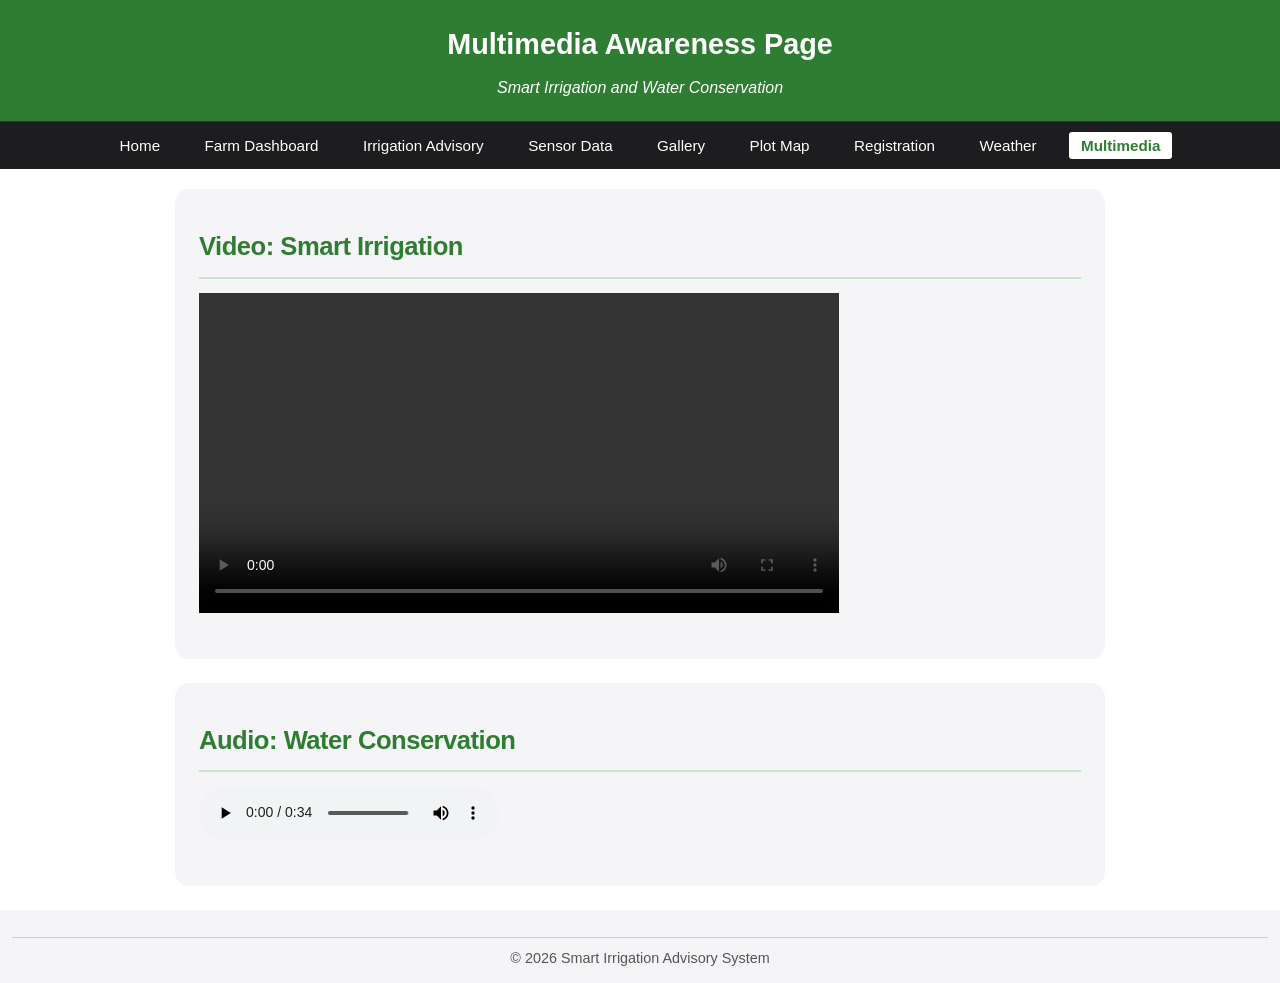
<file: media.html>
<!DOCTYPE html>
<html lang="en">
<head>
    <meta charset="UTF-8">
    <meta name="viewport" content="width=device-width, initial-scale=1.0">
    <title>Multimedia Awareness Page</title>
    <link rel="stylesheet" href="assets/style.css">
</head>
<body>

    <header>
        <h1>Multimedia Awareness Page</h1>
        <p>Smart Irrigation and Water Conservation</p>
    </header>

    <nav>
        <a href="index.html">Home</a>
        <a href="farm-info.html">Farm Dashboard</a>
        <a href="advisory.html">Irrigation Advisory</a>
        <a href="irrigation-table.html">Sensor Data</a>
        <a href="gallery.html">Gallery</a>
        <a href="plot-map.html">Plot Map</a>
        <a href="registration.html">Registration</a>
        <a href="weather.html">Weather</a>
        <a href="media.html" class="active">Multimedia</a>
    </nav>

    <main>
        <section>
            <h2>Video: Smart Irrigation</h2>

            <video controls width="640">
                <source src="assets/video/smart-irrigation.mp4" type="video/mp4">
                Your browser does not support the video tag.
            </video>
        </section>

        <section>
            <h2>Audio: Water Conservation</h2>

            <audio controls>
                <source src="assets/audio/water-conservation.mp3" type="audio/mpeg">
                Your browser does not support the audio tag.
            </audio>
        </section>
    </main>

    <footer>
        <hr>
        <p>&copy; 2026 Smart Irrigation Advisory System</p>
    </footer>

    <script>
        alert('Welcome to the Irrigation Advisory System');
    </script>

</body>
</html>
</file>
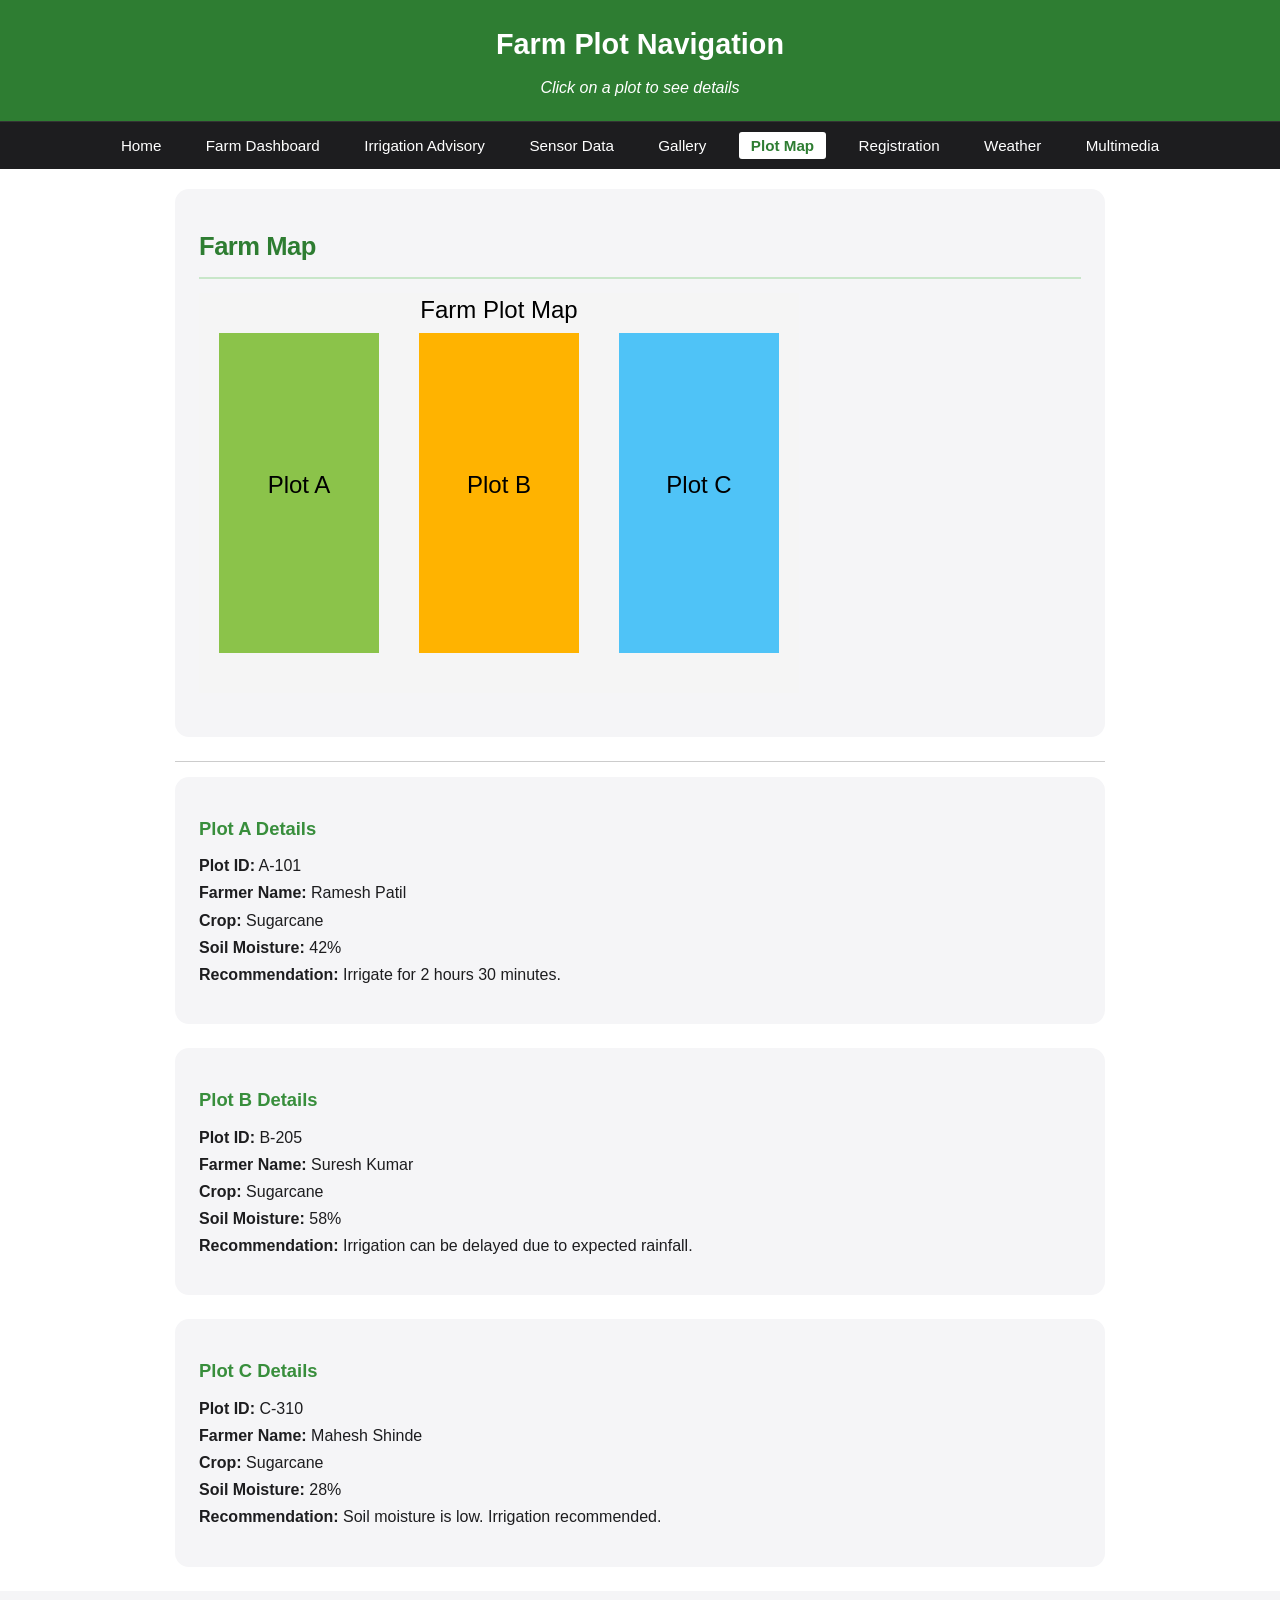
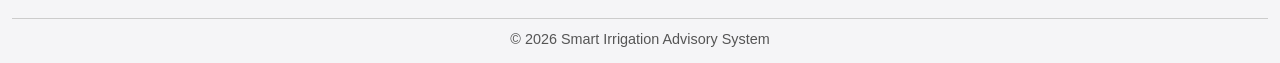
<file: plot-map.html>
<!DOCTYPE html>
<html lang="en">
<head>
    <meta charset="UTF-8">
    <meta name="viewport" content="width=device-width, initial-scale=1.0">
    <title>Farm Plot Map</title>
    <link rel="stylesheet" href="assets/style.css">
</head>
<body>

    <header>
        <h1>Farm Plot Navigation</h1>
        <p>Click on a plot to see details</p>
    </header>

    <nav>
        <a href="index.html">Home</a>
        <a href="farm-info.html">Farm Dashboard</a>
        <a href="advisory.html">Irrigation Advisory</a>
        <a href="irrigation-table.html">Sensor Data</a>
        <a href="gallery.html">Gallery</a>
        <a href="plot-map.html" class="active">Plot Map</a>
        <a href="registration.html">Registration</a>
        <a href="weather.html">Weather</a>
        <a href="media.html">Multimedia</a>
    </nav>

    <main>
        <section>
            <h2>Farm Map</h2>

            <img src="assets/images/farm-map.svg"
                 width="600"
                 height="400"
                 alt="Farm Plot Map"
                 usemap="#farmmap">

            <map name="farmmap">
                <area shape="rect"
                      coords="20,40,180,360"
                      href="#plot-a"
                      alt="Plot A">

                <area shape="rect"
                      coords="220,40,380,360"
                      href="#plot-b"
                      alt="Plot B">

                <area shape="rect"
                      coords="420,40,580,360"
                      href="#plot-c"
                      alt="Plot C">
            </map>
        </section>

        <hr>

        <section id="plot-a">
            <h3>Plot A Details</h3>
            <p><b>Plot ID:</b> A-101</p>
            <p><b>Farmer Name:</b> Ramesh Patil</p>
            <p><b>Crop:</b> Sugarcane</p>
            <p><b>Soil Moisture:</b> 42%</p>
            <p><b>Recommendation:</b> Irrigate for 2 hours 30 minutes.</p>
        </section>

        <section id="plot-b">
            <h3>Plot B Details</h3>
            <p><b>Plot ID:</b> B-205</p>
            <p><b>Farmer Name:</b> Suresh Kumar</p>
            <p><b>Crop:</b> Sugarcane</p>
            <p><b>Soil Moisture:</b> 58%</p>
            <p><b>Recommendation:</b> Irrigation can be delayed due to expected rainfall.</p>
        </section>

        <section id="plot-c">
            <h3>Plot C Details</h3>
            <p><b>Plot ID:</b> C-310</p>
            <p><b>Farmer Name:</b> Mahesh Shinde</p>
            <p><b>Crop:</b> Sugarcane</p>
            <p><b>Soil Moisture:</b> 28%</p>
            <p><b>Recommendation:</b> Soil moisture is low. Irrigation recommended.</p>
        </section>
    </main>

    <footer>
        <hr>
        <p>&copy; 2026 Smart Irrigation Advisory System</p>
    </footer>

</body>
</html>
</file>
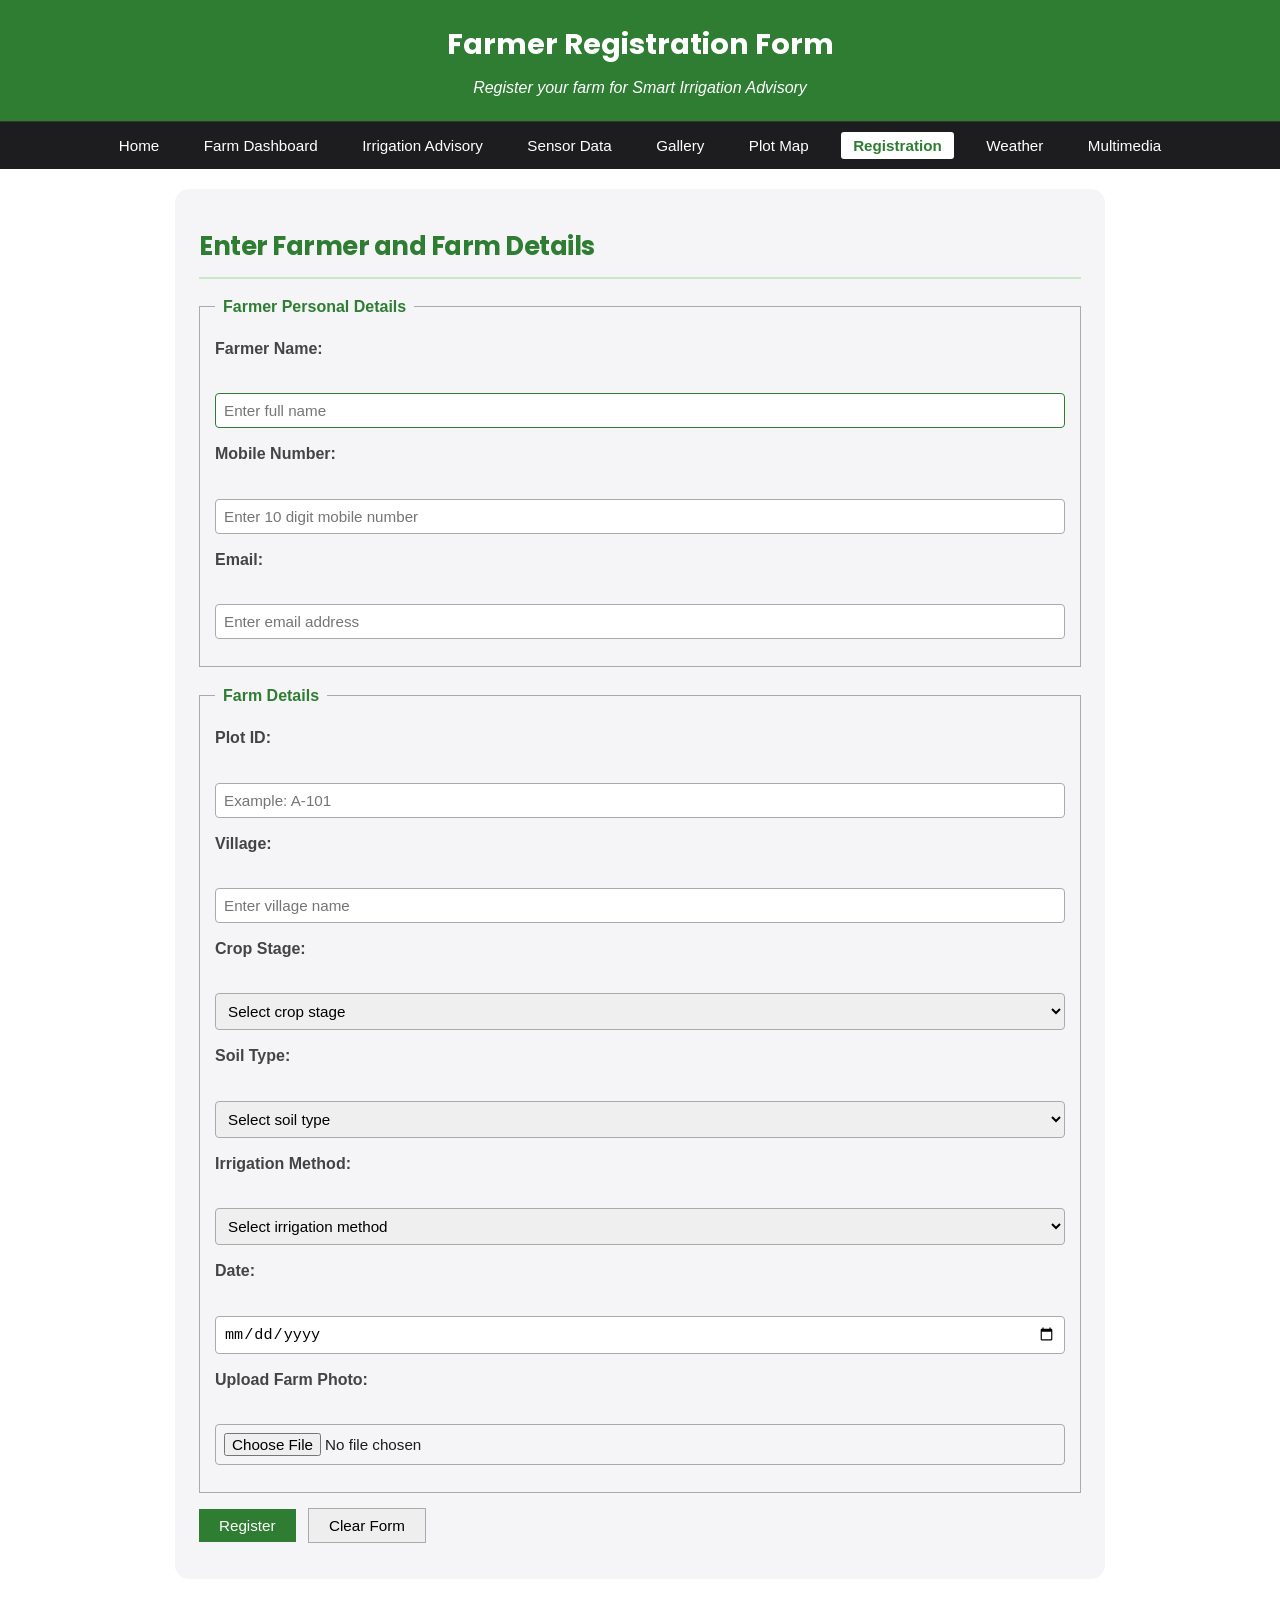
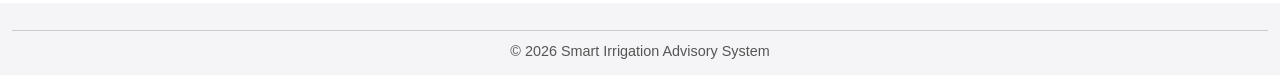
<file: registration.html>
<!DOCTYPE html>
<html lang="en">
<head>
    <meta charset="UTF-8">
    <meta name="viewport" content="width=device-width, initial-scale=1.0">
    <title>Farmer Registration</title>
    <link href="https://fonts.googleapis.com/css2?family=Poppins:wght@600;700&display=swap" rel="stylesheet">
    <link rel="stylesheet" href="assets/style.css">
    <link rel="stylesheet" href="assets/form.css">
</head>
<body>

    <header>
        <h1>Farmer Registration Form</h1>
        <p>Register your farm for Smart Irrigation Advisory</p>
    </header>

    <nav>
        <a href="index.html">Home</a>
        <a href="farm-info.html">Farm Dashboard</a>
        <a href="advisory.html">Irrigation Advisory</a>
        <a href="irrigation-table.html">Sensor Data</a>
        <a href="gallery.html">Gallery</a>
        <a href="plot-map.html">Plot Map</a>
        <a href="registration.html" class="active">Registration</a>
        <a href="weather.html">Weather</a>
        <a href="media.html">Multimedia</a>
    </nav>

    <main>
        <section>
            <h2>Enter Farmer and Farm Details</h2>

            <form action="#" method="get" enctype="multipart/form-data" onsubmit="return validateForm()">

                <fieldset>
                    <legend><b>Farmer Personal Details</b></legend>

                    <p>
                        <label for="name">Farmer Name:</label><br>
                        <input type="text"
                               id="name"
                               name="name"
                               placeholder="Enter full name"
                               autofocus
                               required
                               onkeyup="countName()">
                        <span id="countBox"></span>
                    </p>

                    <p>
                        <label for="mobile">Mobile Number:</label><br>
                        <input type="tel"
                               id="mobile"
                               name="mobile"
                               placeholder="Enter 10 digit mobile number"
                               pattern="[0-9]{10}"
                               title="Mobile number must be exactly 10 digits"
                               required>
                    </p>

                    <p>
                        <label for="email">Email:</label><br>
                        <input type="email"
                               id="email"
                               name="email"
                               placeholder="Enter email address"
                               required>
                    </p>
                </fieldset>

                <fieldset>
                    <legend><b>Farm Details</b></legend>

                    <p>
                        <label for="plotid">Plot ID:</label><br>
                        <input type="text"
                               id="plotid"
                               name="plotid"
                               placeholder="Example: A-101"
                               required>
                    </p>

                    <p>
                        <label for="village">Village:</label><br>
                        <input type="text"
                               id="village"
                               name="village"
                               placeholder="Enter village name"
                               list="villageList"
                               required>
                        <datalist id="villageList">
                            <option value="Sameerwadi"></option>
                            <option value="Mahalingpur"></option>
                            <option value="Mudhol"></option>
                            <option value="Jamkhandi"></option>
                        </datalist>
                    </p>

                    <p>
                        <label for="cropstage">Crop Stage:</label><br>
                        <select id="cropstage" name="cropstage" required>
                            <option value="">Select crop stage</option>
                            <option value="germination">Germination</option>
                            <option value="tillering">Tillering</option>
                            <option value="grand-growth">Grand Growth</option>
                            <option value="maturity">Maturity</option>
                        </select>
                    </p>

                    <p>
                        <label for="soiltype">Soil Type:</label><br>
                        <select id="soiltype" name="soiltype" required>
                            <option value="">Select soil type</option>
                            <option value="sandy">Sandy</option>
                            <option value="loamy">Loamy</option>
                            <option value="clayey">Clayey</option>
                            <option value="red">Red</option>
                            <option value="black">Black</option>
                        </select>
                    </p>

                    <p>
                        <label for="irrigationmethod">Irrigation Method:</label><br>
                        <select id="irrigationmethod" name="irrigationmethod" required>
                            <option value="">Select irrigation method</option>
                            <option value="drip">Drip</option>
                            <option value="sprinkler">Sprinkler</option>
                            <option value="flood">Flood</option>
                            <option value="canal">Canal</option>
                        </select>
                    </p>

                    <p>
                        <label for="date">Date:</label><br>
                        <input type="date"
                               id="date"
                               name="date"
                               required>
                    </p>

                    <p>
                        <label for="farmphoto">Upload Farm Photo:</label><br>
                        <input type="file"
                               id="farmphoto"
                               name="farmphoto"
                               required>
                    </p>
                </fieldset>

                <p>
                    <input type="submit" value="Register">
                    <input type="reset" value="Clear Form">
                </p>

            </form>
        </section>
    </main>

    <footer>
        <hr>
        <p>&copy; 2026 Smart Irrigation Advisory System</p>
    </footer>

    <script>
        function countName() {
            var n = document.getElementById("name").value;
            document.getElementById("countBox").innerHTML = "Letters: " + n.length;
        }

        function setCookie(cname, cvalue, days) {
            var d = new Date();
            d.setTime(d.getTime() + (days * 24 * 60 * 60 * 1000));
            document.cookie = cname + "=" + cvalue + ";expires=" + d.toUTCString() + ";path=/";
        }

        function validateForm() {
            var name = document.getElementById("name").value;
            var mobile = document.getElementById("mobile").value;
            var plot = document.getElementById("plotid").value;
            var re = /^[0-9]{10}$/;
            if (name == "" || name.length < 3) {
                alert("Please enter farmer name correctly.");
                return false;
            }
            if (re.test(mobile) == false) {
                alert("Mobile number must be exactly 10 digits.");
                return false;
            }
            if (plot == "") {
                alert("Please enter plot ID.");
                return false;
            }
            setCookie("farmer", name, 7);
            alert("Thank you " + name.toUpperCase() + ". Registration saved for " + plot + ".");
            return true;
        }
    </script>

</body>
</html>
</file>
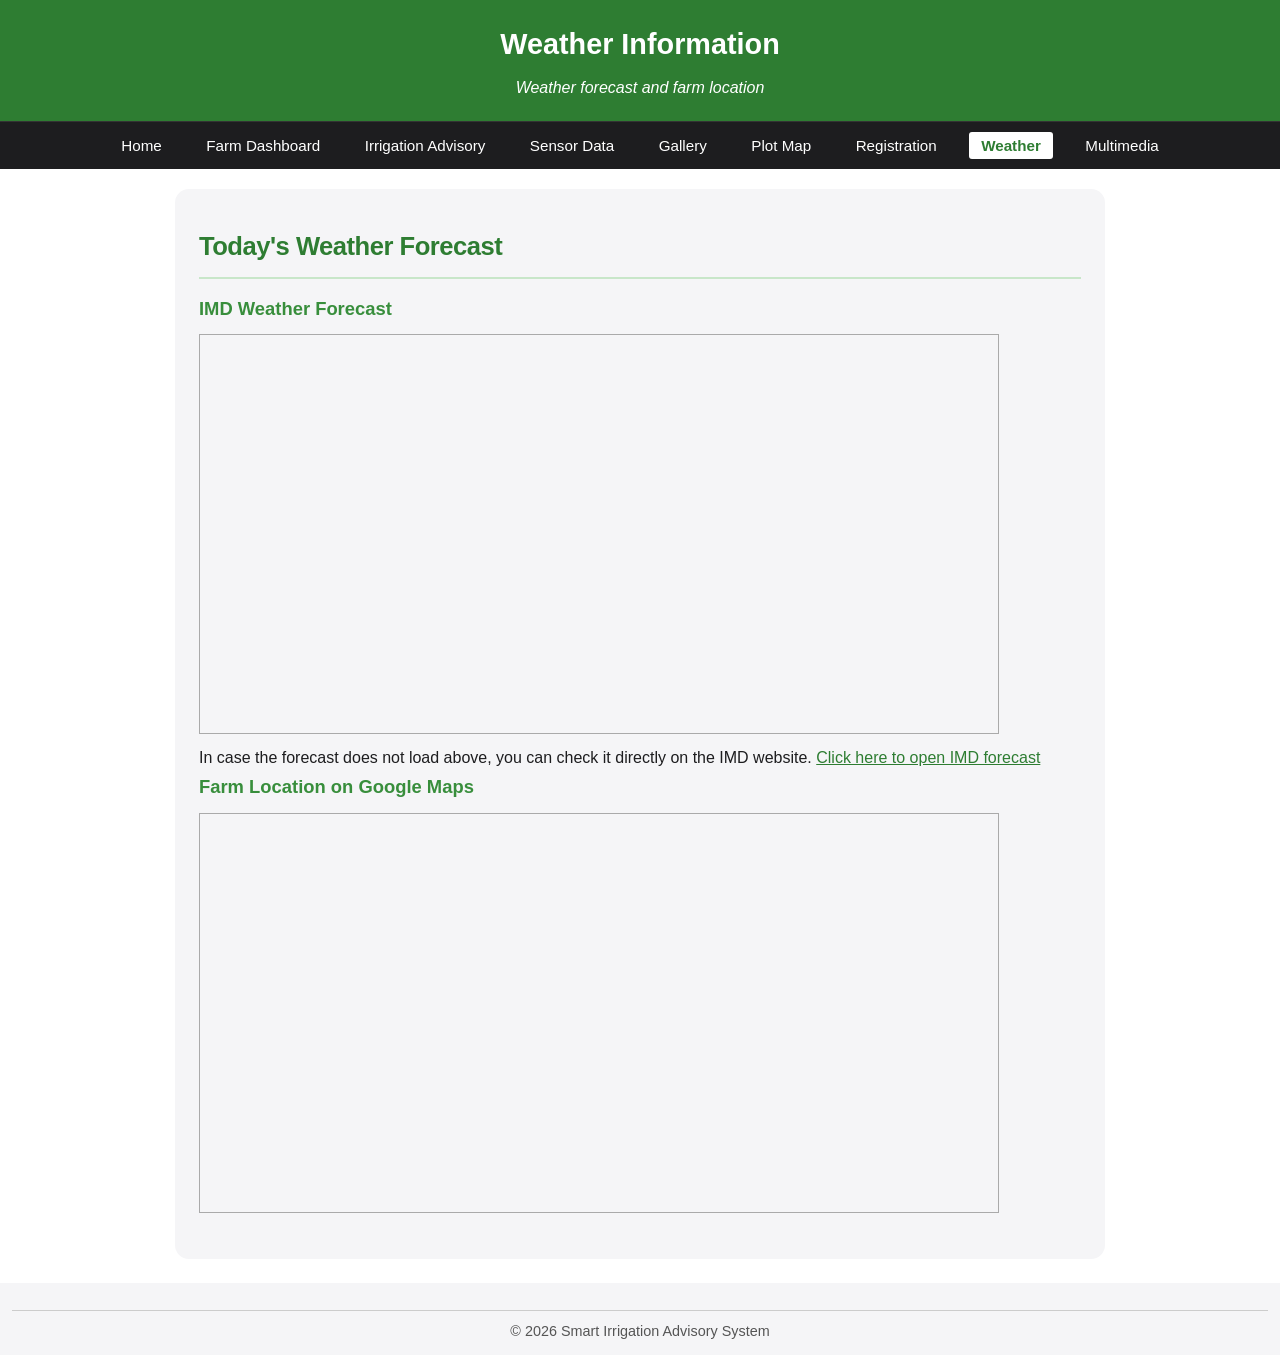
<file: weather.html>
<!DOCTYPE html>
<html lang="en">
<head>
    <meta charset="UTF-8">
    <meta name="viewport" content="width=device-width, initial-scale=1.0">
    <title>Weather Forecast</title>
    <link rel="stylesheet" href="assets/style.css">
</head>
<body>

    <header>
        <h1>Weather Information</h1>
        <p>Weather forecast and farm location</p>
    </header>

    <nav>
        <a href="index.html">Home</a>
        <a href="farm-info.html">Farm Dashboard</a>
        <a href="advisory.html">Irrigation Advisory</a>
        <a href="irrigation-table.html">Sensor Data</a>
        <a href="gallery.html">Gallery</a>
        <a href="plot-map.html">Plot Map</a>
        <a href="registration.html">Registration</a>
        <a href="weather.html" class="active">Weather</a>
        <a href="media.html">Multimedia</a>
    </nav>

    <main>
        <section>
            <h2>Today's Weather Forecast</h2>

            <h3>IMD Weather Forecast</h3>

            <iframe src="https://mausam.imd.gov.in/imd_latest/contents/forecast.php"
                    width="800"
                    height="400"
                    title="IMD Weather Forecast">
            </iframe>

            <p>
                In case the forecast does not load above, you can check it directly
                on the IMD website.
                <a href="https://mausam.imd.gov.in/imd_latest/contents/forecast.php" target="_blank">
                    Click here to open IMD forecast
                </a>
            </p>

            <h3>Farm Location on Google Maps</h3>

            <iframe src="https://www.google.com/maps?q=KIAAR+Sameerwadi+Karnataka&output=embed"
                    width="800"
                    height="400"
                    title="Farm Location Map">
            </iframe>
        </section>
    </main>

    <footer>
        <hr>
        <p>&copy; 2026 Smart Irrigation Advisory System</p>
    </footer>

</body>
</html>
</file>
<file: assets/style.css>
* {
    margin: 0;
    padding: 0;
    box-sizing: border-box;
}

body {
    font-family: -apple-system, "Segoe UI", Roboto, Arial, sans-serif;
    line-height: 1.7;
    color: #1d1d1f;
    background-color: #ffffff;
}

h1, h2, h3 {
    font-family: 'Poppins', Arial, sans-serif;
}

header {
    background-color: #2e7d32;
    color: white;
    padding: 20px;
    text-align: center;
}

header h1 {
    font-size: 1.8rem;
    margin-bottom: 5px;
}

header p {
    font-size: 1rem;
    font-style: italic;
}

nav {
    background-color: #1d1d1f;
    padding: 10px;
    text-align: center;
    border-top: 1px solid #333;
}

nav a {
    color: white;
    text-decoration: none;
    margin: 0 8px;
    padding: 5px 12px;
    font-size: 0.95rem;
}

nav a:hover {
    text-decoration: underline;
}

nav a.active {
    background-color: white;
    color: #2e7d32;
    border-radius: 3px;
    font-weight: bold;
}

main {
    max-width: 960px;
    margin: 20px auto;
    padding: 0 15px;
}

section {
    background-color: #f5f5f7;
    padding: 36px 24px;
    margin-bottom: 24px;
    border: none;
    border-radius: 14px;
}

section h2 {
    color: #2e7d32;
    font-size: 1.6rem;
    letter-spacing: -0.5px;
    margin-bottom: 14px;
    border-bottom: 2px solid #c8e6c9;
    padding-bottom: 8px;
}

section h3 {
    color: #388e3c;
    font-size: 1.15rem;
    margin-bottom: 8px;
}

article p {
    margin-bottom: 10px;
}

aside {
    background-color: #e8f5e9;
    padding: 15px;
    border-left: 4px solid #4caf50;
    margin-top: 15px;
}

aside h2 {
    border-bottom: none;
    margin-bottom: 8px;
}

aside p {
    margin-bottom: 4px;
}

ol, ul {
    padding-left: 22px;
    margin-bottom: 14px;
}

ol li, ul li {
    margin-bottom: 8px;
}

dl {
    margin-bottom: 14px;
}

dt {
    color: #2e7d32;
    font-weight: bold;
    margin-top: 10px;
}

dd {
    margin-left: 20px;
    color: #555;
}

table {
    width: 100%;
    border-collapse: collapse;
    margin: 12px 0;
    font-size: 0.95rem;
}

caption {
    caption-side: top;
    padding: 8px;
    font-weight: bold;
    color: #2e7d32;
}

thead {
    background-color: #2e7d32;
    color: white;
}

thead th {
    padding: 10px;
    text-align: left;
}

tbody td {
    padding: 10px;
    border: 1px solid #ddd;
}

tbody tr:nth-child(even) {
    background-color: #f9f9f9;
}

tbody tr:hover {
    background-color: #e8f5e9;
}

tfoot {
    background-color: #e8f5e9;
}

tfoot td {
    padding: 8px 10px;
    text-align: center;
    border: 1px solid #c8e6c9;
}

fieldset {
    border: 1px solid #aaa;
    padding: 15px;
    margin-bottom: 15px;
}

legend {
    color: #2e7d32;
    font-weight: bold;
    padding: 0 8px;
}

label {
    display: block;
    margin-bottom: 4px;
    font-weight: bold;
    color: #444;
}

input[type="text"],
input[type="tel"],
input[type="email"],
input[type="date"],
input[type="file"],
select {
    width: 100%;
    padding: 8px;
    border: 1px solid #aaa;
    font-size: 0.95rem;
    margin-bottom: 12px;
}

input[type="submit"],
input[type="reset"] {
    padding: 8px 20px;
    margin-right: 8px;
    font-size: 0.95rem;
    cursor: pointer;
}

input[type="submit"] {
    background-color: #2e7d32;
    color: white;
    border: none;
}

input[type="submit"]:hover {
    background-color: #388e3c;
}

input[type="reset"] {
    background-color: #eee;
    border: 1px solid #aaa;
}

figure {
    display: inline-block;
    margin: 10px 15px 10px 0;
    text-align: center;
}

figure img {
    display: block;
    border: 1px solid #ccc;
}

figcaption {
    margin-top: 6px;
    font-weight: bold;
    color: #555;
    font-size: 0.9rem;
}

iframe {
    border: 1px solid #aaa;
    max-width: 100%;
    display: block;
    margin: 10px 0;
}

video, audio {
    display: block;
    margin: 10px 0;
    max-width: 100%;
}

footer {
    background-color: #f5f5f7;
    color: #555;
    text-align: center;
    padding: 12px;
    font-size: 0.9rem;
}

footer hr {
    border: none;
    border-top: 1px solid #ccc;
    margin-bottom: 8px;
}

mark {
    background-color: #fff176;
    padding: 1px 4px;
}

hr {
    border: none;
    border-top: 1px solid #ccc;
    margin: 15px 0;
}

a {
    color: #2e7d32;
}

.categories-card {
    border: 1px solid #ccc;
    box-shadow: 2px 2px 8px rgba(0,0,0,0.1);
    padding: 15px;
    border-radius: 12px;
    margin-bottom: 15px;
    background-color: white;
}

.categories-card h3 {
    color: #2e7d32;
    margin-bottom: 10px;
}

.categories-card ul {
    list-style: disc;
    padding-left: 20px;
}

.categories-card li {
    margin-bottom: 6px;
}

.categories-card li:hover {
    color: #2e7d32;
}

.plot-cards {
    text-align: center;
}

.plot-card {
    display: inline-block;
    width: 200px;
    margin: 10px;
    padding: 15px;
    border: 1px solid #ccc;
    border-radius: 8px;
    background-color: #fff;
    box-shadow: 2px 2px 5px rgba(0,0,0,0.1);
    vertical-align: top;
}

.plot-card h4 {
    color: #2e7d32;
    margin-bottom: 8px;
}

.plot-card p {
    margin-bottom: 4px;
    font-size: 0.9rem;
}

.offer-box {
    background-color: #fff3e0;
    border: 2px solid #ff9800;
    padding: 15px;
    border-radius: 8px;
    text-align: center;
    animation: glow 2s infinite;
}

.offer-box h3 {
    color: #e65100;
    font-size: 1.1rem;
    margin-bottom: 8px;
    text-shadow: 0 0 10px #ff9800;
}

.offer-box p {
    font-size: 0.95rem;
    font-weight: bold;
}

@keyframes glow {
    0% { box-shadow: 0 0 5px #ff9800; }
    50% { box-shadow: 0 0 20px #ff9800; }
    100% { box-shadow: 0 0 5px #ff9800; }
}

nav ul {
    list-style: none;
    margin: 0;
    padding: 0;
}

nav ul li {
    display: inline-block;
}

nav ul li a {
    display: inline-block;
    color: white;
    text-decoration: none;
    padding: 8px 15px;
}

nav ul li a:hover {
    text-decoration: underline;
    background-color: #333;
}

.kpi-card {
    background-color: white;
    border: 1px solid #e9ecef;
    border-radius: 12px;
    padding: 20px;
    box-shadow: 0 2px 4px rgba(0,0,0,0.05);
}

.kpi-title {
    font-size: 0.9rem;
    color: #777;
}

.kpi-value {
    font-size: 2rem;
    font-weight: bold;
    color: #2e7d32;
    margin-top: 8px;
}

.register-corner {
    position: fixed;
    bottom: 20px;
    right: 20px;
    background-color: #2e7d32;
    color: white;
    padding: 12px 22px;
    border-radius: 30px;
    font-weight: bold;
    text-decoration: none;
    box-shadow: 2px 2px 8px rgba(0,0,0,0.3);
    z-index: 1000;
    animation: glow 2s infinite;
}

.register-corner:hover {
    background-color: #388e3c;
    color: white;
    text-decoration: none;
}

#welcomeBox {
    text-align: center;
    font-weight: bold;
    color: #2e7d32;
    margin-bottom: 12px;
}

#resultBox {
    background-color: #e8f5e9;
    border: 1px solid #4caf50;
    border-radius: 4px;
    padding: 10px;
    margin-top: 10px;
}

#weatherBox {
    background-color: #f9f9f9;
    border: 1px solid #ccc;
    border-radius: 4px;
    padding: 10px;
    margin-top: 10px;
}

@media (max-width: 700px) {
    .plot-card {
        width: 100%;
        margin: 8px 0;
    }
}

.btn {
    border-radius: 30px;
    padding: 12px 28px;
}
</file>
<file: assets/layout.css>
.page-wrapper {
    overflow: hidden;
}

.sidebar {
    float: left;
    width: 25%;
    padding: 15px;
}

.content {
    float: right;
    width: 70%;
    padding: 0 15px;
}
</file>
<file: assets/nav.css>
.gallery-grid {
    display: flex;
    flex-wrap: wrap;
    gap: 20px;
}

.gallery-grid figure {
    width: 220px;
}

.gallery-grid figure img {
    width: 100%;
    height: auto;
    transition: transform 0.3s;
}

.gallery-grid figure img:hover {
    transform: scale(1.08);
}
</file>
<file: assets/table.css>
table {
    width: 100%;
    border-collapse: collapse;
    margin: 12px 0;
    font-size: 0.95rem;
}

caption {
    caption-side: top;
    padding: 8px;
    font-weight: bold;
    color: #2e7d32;
}

thead {
    background-color: #2e7d32;
    color: white;
}

thead th {
    padding: 10px;
    text-align: center;
}

tbody td {
    padding: 10px;
    border: 1px solid #ddd;
    text-align: center;
}

tbody tr:nth-child(even) {
    background-color: #f9f9f9;
}

tbody tr:hover {
    background-color: #e8f5e9;
}

tfoot {
    background-color: #e8f5e9;
}

tfoot td {
    padding: 8px 10px;
    text-align: center;
    border: 1px solid #c8e6c9;
}
</file>
<file: assets/form.css>
fieldset {
    border: 1px solid #aaa;
    padding: 15px;
    margin-bottom: 15px;
}

legend {
    color: #2e7d32;
    font-weight: bold;
    padding: 0 8px;
}

label {
    display: block;
    margin-bottom: 4px;
    font-weight: bold;
    color: #444;
}

input[type="text"],
input[type="tel"],
input[type="email"],
input[type="date"],
input[type="file"],
select {
    width: 100%;
    padding: 8px;
    border: 1px solid #aaa;
    border-radius: 4px;
    font-size: 0.95rem;
    margin-bottom: 12px;
}

input[type="text"]:focus,
input[type="tel"]:focus,
input[type="email"]:focus,
select:focus {
    border-color: #2e7d32;
    outline: none;
}

input[type="submit"],
input[type="reset"] {
    padding: 8px 20px;
    margin-right: 8px;
    font-size: 0.95rem;
    cursor: pointer;
}

input[type="submit"] {
    background-color: #2e7d32;
    color: white;
    border: none;
}

input[type="submit"]:hover {
    background-color: #388e3c;
}

input[type="reset"] {
    background-color: #eee;
    border: 1px solid #aaa;
}
</file>
